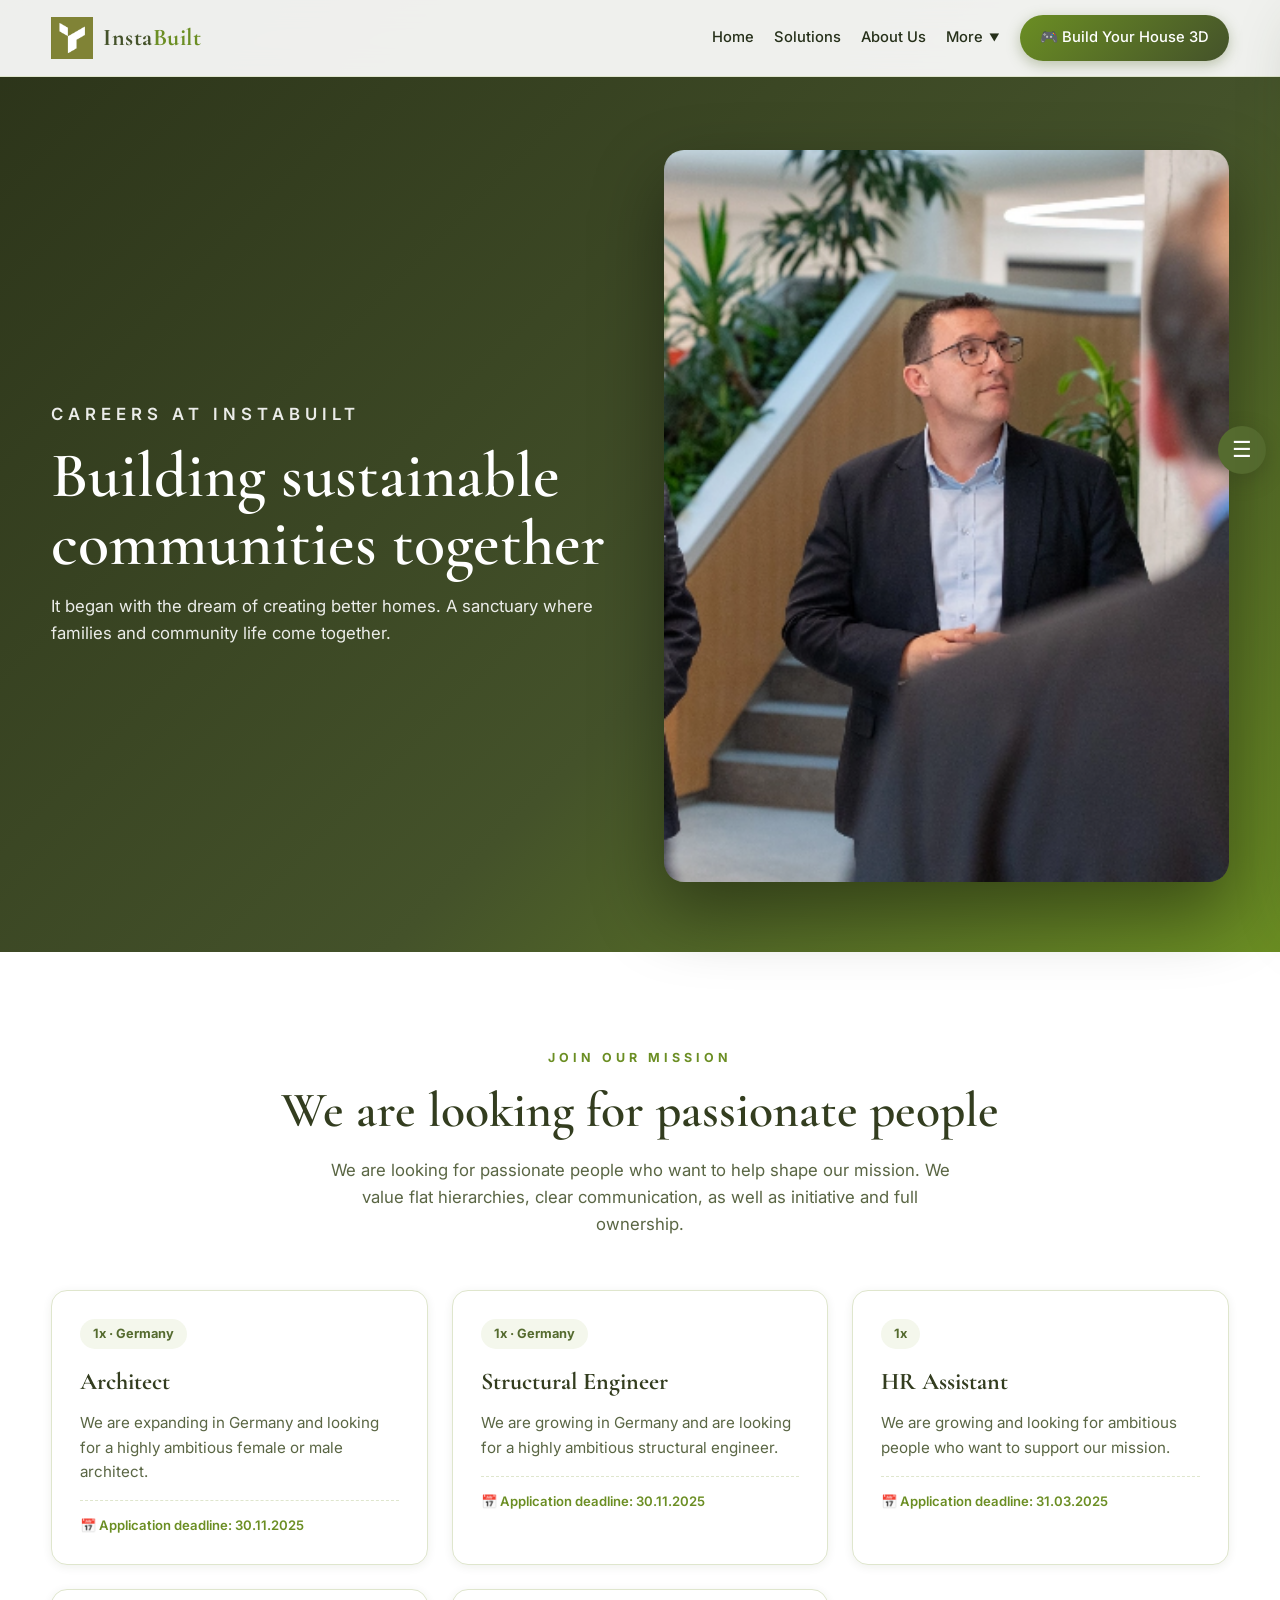
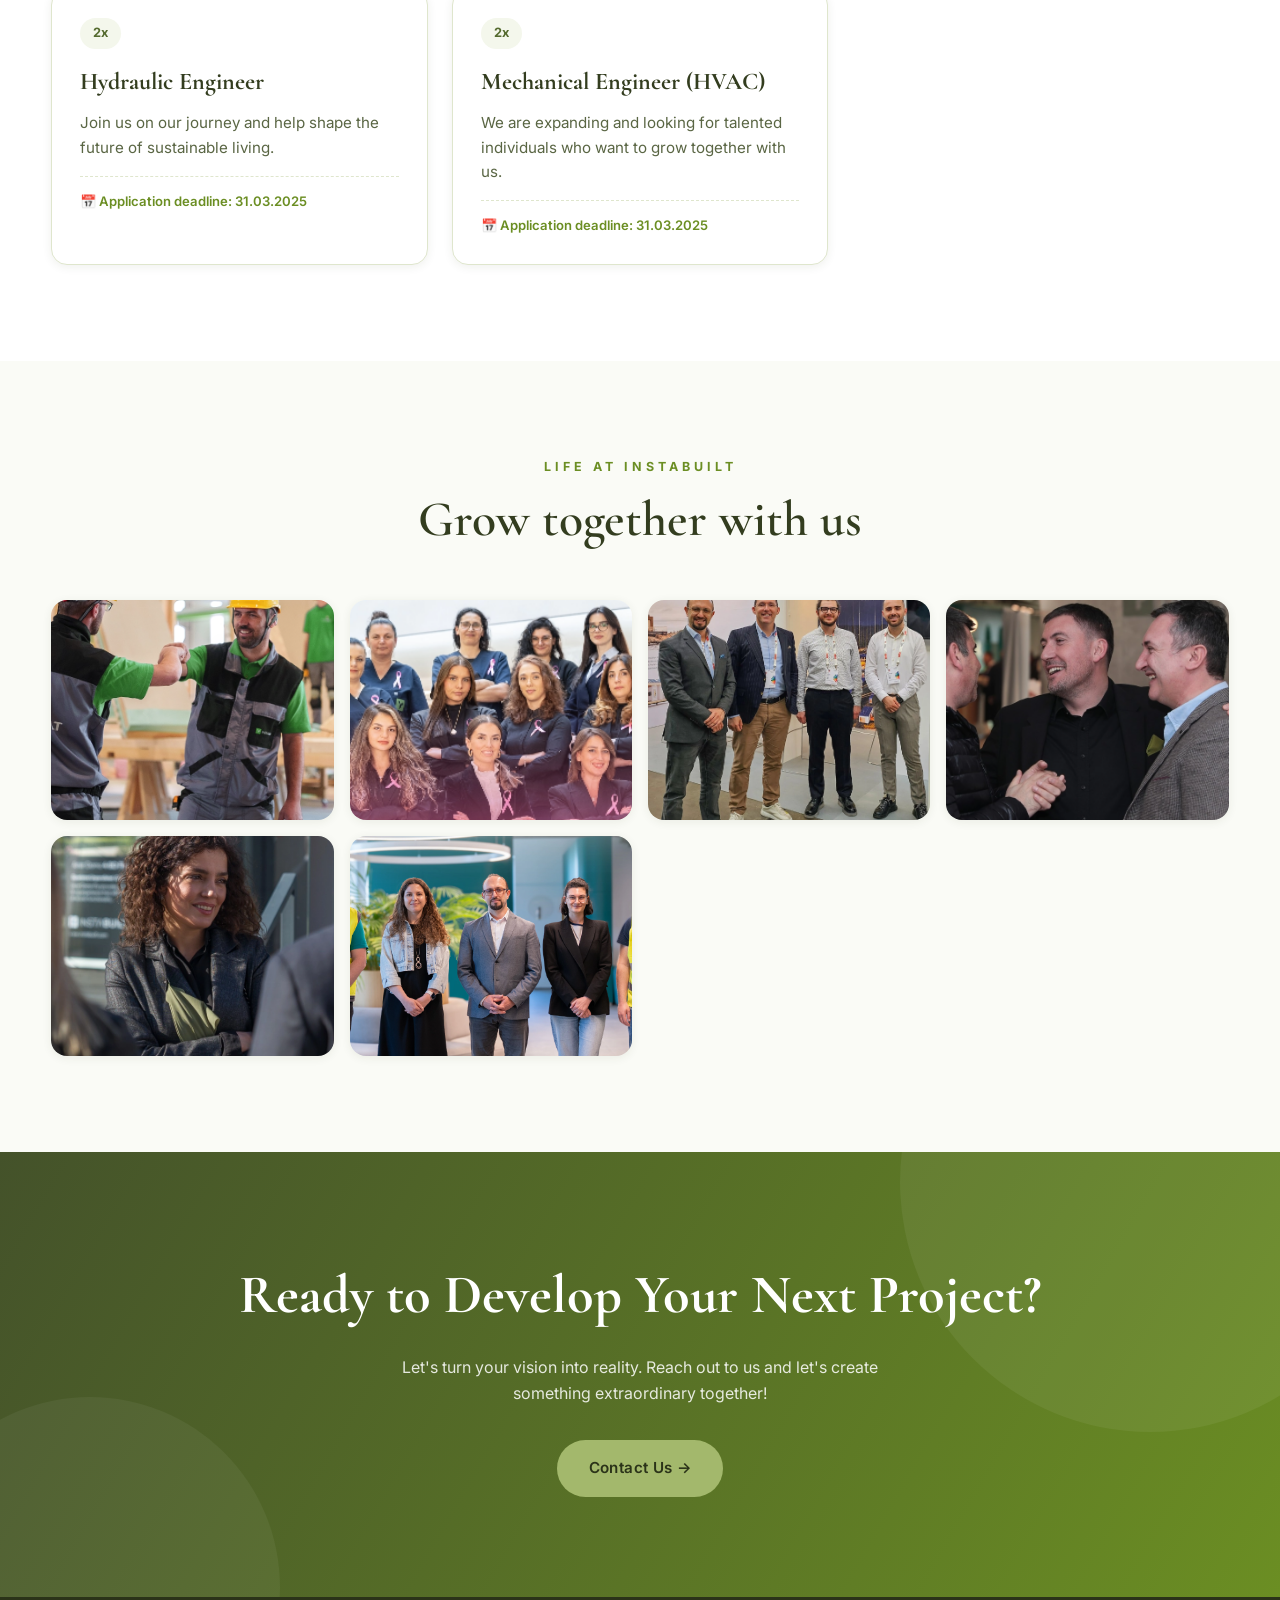
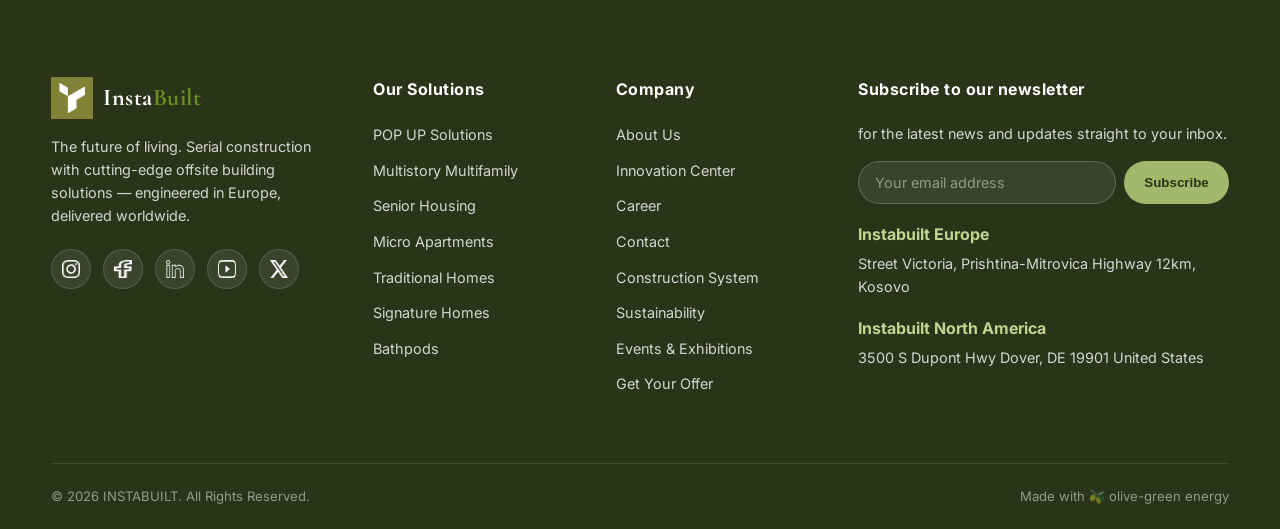
<file: career.html>
<!DOCTYPE html>
<html lang="en">
<head>
<meta charset="UTF-8">
<meta name="viewport" content="width=device-width, initial-scale=1.0">
<title>Career | InstaBuilt</title>
<meta name="description" content="Join InstaBuilt — build sustainable communities together. We're hiring architects, engineers and more.">
<link rel="icon" type="image/png" href="images/instabuilt-thumbnail.png">
<link rel="preconnect" href="https://fonts.googleapis.com">
<link rel="preconnect" href="https://fonts.gstatic.com" crossorigin>
<link href="https://fonts.googleapis.com/css2?family=Cormorant+Garamond:ital,wght@0,500;0,600;0,700;1,500&family=Inter:wght@400;500;600;700&display=swap" rel="stylesheet">
<link rel="stylesheet" href="css/style.css">
<link rel="stylesheet" href="css/pages.css">
</head>
<body>

<!-- ================= NAVBAR ================= -->
<header class="navbar">
  <div class="container nav-inner">
    <a href="index.html" class="logo">
      <img src="images/instabuilt-thumbnail.png" alt="InstaBuilt logo">
      <span>Insta<em>Built</em></span>
    </a>
    <nav>
      <ul class="nav-links" id="nav-links">
        <li><a href="index.html">Home</a></li>
        <li><a href="index.html#solutions">Solutions</a></li>
        <li><a href="index.html#about">About Us</a></li>
        <li class="dropdown">
          <a href="#">More <span class="caret">▼</span></a>
          <ul class="dropdown-menu">
            <li><a href="index.html#construction-system">🔩 Construction System</a></li>
            <li><a href="index.html#sustainability">🌱 Sustainability</a></li>
            <li><a href="index.html#videos">🎬 Videos</a></li>
            <li><a href="index.html#events">📅 Events &amp; Exhibitions</a></li>
            <li><a href="innovation-center.html">💡 Innovation Center</a></li>
            <li><a href="career.html">💼 Career</a></li>
            <li><a href="contact.html">📞 Contact</a></li>
          </ul>
        </li>
        <li><a href="game.html" class="nav-game">🎮 Build Your House 3D</a></li>
      </ul>
    </nav>
    <button class="hamburger" aria-label="Menu"><span></span><span></span><span></span></button>
  </div>
</header>

<!-- ================= PAGE HERO ================= -->
<section class="page-hero">
  <div class="container page-hero-inner">
    <div class="page-hero-text">
      <p class="page-hero-kicker">Careers at InstaBuilt</p>
      <h1>Building sustainable communities together</h1>
      <p>It began with the dream of creating better homes. A sanctuary where families and community life come together.</p>
    </div>
    <div class="page-hero-media">
      <img src="images/career/leadership-talk.png" alt="InstaBuilt team">
    </div>
  </div>
</section>

<!-- ================= JOIN OUR MISSION ================= -->
<section class="section">
  <div class="container">
    <div class="section-head center reveal">
      <p class="section-label">Join our mission</p>
      <h2 class="section-title">We are looking for passionate people</h2>
      <p class="section-sub">We are looking for passionate people who want to help shape our mission. We value flat hierarchies, clear communication, as well as initiative and full ownership.</p>
    </div>

    <div class="jobs-grid">
      <article class="job-card reveal">
        <span class="job-count">1x · Germany</span>
        <h3>Architect</h3>
        <p>We are expanding in Germany and looking for a highly ambitious female or male architect.</p>
        <div class="job-deadline">📅 Application deadline: 30.11.2025</div>
      </article>
      <article class="job-card reveal reveal-d1">
        <span class="job-count">1x · Germany</span>
        <h3>Structural Engineer</h3>
        <p>We are growing in Germany and are looking for a highly ambitious structural engineer.</p>
        <div class="job-deadline">📅 Application deadline: 30.11.2025</div>
      </article>
      <article class="job-card reveal reveal-d2">
        <span class="job-count">1x</span>
        <h3>HR Assistant</h3>
        <p>We are growing and looking for ambitious people who want to support our mission.</p>
        <div class="job-deadline">📅 Application deadline: 31.03.2025</div>
      </article>
      <article class="job-card reveal">
        <span class="job-count">2x</span>
        <h3>Hydraulic Engineer</h3>
        <p>Join us on our journey and help shape the future of sustainable living.</p>
        <div class="job-deadline">📅 Application deadline: 31.03.2025</div>
      </article>
      <article class="job-card reveal reveal-d1">
        <span class="job-count">2x</span>
        <h3>Mechanical Engineer (HVAC)</h3>
        <p>We are expanding and looking for talented individuals who want to grow together with us.</p>
        <div class="job-deadline">📅 Application deadline: 31.03.2025</div>
      </article>
    </div>
  </div>
</section>

<!-- ================= LIFE AT INSTABUILT ================= -->
<section class="section" style="background:var(--cream);">
  <div class="container">
    <div class="section-head center reveal">
      <p class="section-label">Life at InstaBuilt</p>
      <h2 class="section-title">Grow together with us</h2>
    </div>
    <div class="career-gallery">
      <img src="images/career/construction-collaboration.png" alt="Construction collaboration" loading="lazy">
      <img src="images/career/Cherry-communities-women-team.png" alt="Cherry Communities women team" loading="lazy">
      <img src="images/career/Cherry-communities-expo-team.png" alt="Cherry Communities expo team" loading="lazy">
      <img src="images/career/cherry-communities-networking.png" alt="Networking" loading="lazy">
      <img src="images/career/Cherry-communities-visits.png" alt="Site visits" loading="lazy">
      <img src="images/career/office-and-site-team.png" alt="Office and site team" loading="lazy">
    </div>
  </div>
</section>

<!-- ================= CTA ================= -->
<section class="cta" id="contact">
  <div class="container">
    <h2 class="reveal">Ready to Develop Your Next Project?</h2>
    <p class="reveal reveal-d1">Let's turn your vision into reality. Reach out to us and let's create something extraordinary together!</p>
    <a href="contact.html" class="btn btn-light reveal reveal-d2">Contact Us →</a>
  </div>
</section>

<!-- ================= FOOTER ================= -->
<footer class="footer">
  <div class="container">
    <div class="footer-grid">
      <div>
        <a href="index.html" class="logo">
          <img src="images/instabuilt-thumbnail.png" alt="InstaBuilt logo">
          <span>Insta<em>Built</em></span>
        </a>
        <p style="margin-top:16px;">The future of living. Serial construction with cutting-edge offsite building solutions — engineered in Europe, delivered worldwide.</p>
        <div class="socials">
          <a href="https://www.instagram.com/" target="_blank" rel="noopener" aria-label="Instagram"><img src="images/footer/social/instagram.png" alt="Instagram"></a>
          <a href="https://www.facebook.com/" target="_blank" rel="noopener" aria-label="Facebook"><img src="images/footer/social/facebook.png" alt="Facebook"></a>
          <a href="https://www.linkedin.com/" target="_blank" rel="noopener" aria-label="LinkedIn"><img src="images/footer/social/linkedin.png" alt="LinkedIn"></a>
          <a href="https://www.youtube.com/" target="_blank" rel="noopener" aria-label="YouTube"><img src="images/footer/social/youtube.png" alt="YouTube"></a>
          <a href="https://x.com/" target="_blank" rel="noopener" aria-label="X"><img src="images/footer/social/x.png" alt="X"></a>
        </div>
      </div>
      <div>
        <h4>Our Solutions</h4>
        <ul class="footer-links">
          <li><a href="index.html#solutions">POP UP Solutions</a></li>
          <li><a href="index.html#solutions">Multistory Multifamily</a></li>
          <li><a href="index.html#solutions">Senior Housing</a></li>
          <li><a href="index.html#solutions">Micro Apartments</a></li>
          <li><a href="index.html#solutions">Traditional Homes</a></li>
          <li><a href="index.html#solutions">Signature Homes</a></li>
          <li><a href="index.html#solutions">Bathpods</a></li>
        </ul>
      </div>
      <div>
        <h4>Company</h4>
        <ul class="footer-links">
          <li><a href="index.html#about">About Us</a></li>
          <li><a href="innovation-center.html">Innovation Center</a></li>
          <li><a href="career.html">Career</a></li>
          <li><a href="contact.html">Contact</a></li>
          <li><a href="index.html#construction-system">Construction System</a></li>
          <li><a href="index.html#sustainability">Sustainability</a></li>
          <li><a href="index.html#events">Events &amp; Exhibitions</a></li>
          <li><a href="index.html#contact">Get Your Offer</a></li>
        </ul>
      </div>
      <div>
        <h4>Subscribe to our newsletter</h4>
        <p>for the latest news and updates straight to your inbox.</p>
        <form class="newsletter" onsubmit="event.preventDefault(); this.querySelector('button').textContent='✓ Subscribed!';">
          <input type="email" placeholder="Your email address" required>
          <button type="submit">Subscribe</button>
        </form>
        <div class="footer-addr">
          <b>Instabuilt Europe</b>
          <p>Street Victoria, Prishtina-Mitrovica Highway 12km, Kosovo</p>
        </div>
        <div class="footer-addr">
          <b>Instabuilt North America</b>
          <p>3500 S Dupont Hwy Dover, DE 19901 United States</p>
        </div>
      </div>
    </div>
    <div class="footer-bottom">
      <span>© 2026 INSTABUILT. All Rights Reserved.</span>
      <span>Made with 🫒 olive-green energy</span>
    </div>
  </div>
</footer>

<!-- ================= FLOATING PAGES MENU ================= -->
<div class="side-nav-backdrop" id="side-nav-backdrop"></div>
<button class="side-nav-toggle" id="side-nav-toggle" aria-label="Open pages menu">
  <span class="menu-ico">☰</span>
</button>
<nav class="side-nav-panel" id="side-nav-panel" aria-label="Pages">
  <button class="side-nav-close" id="side-nav-close" aria-label="Close menu">✕</button>
  <div class="side-nav-title">Pages</div>
  <a href="index.html">🏠 Home</a>
  <a href="index.html#solutions">🏗️ Solutions</a>
  <a href="index.html#construction-system">🔩 Construction System</a>
  <a href="index.html#sustainability">🌱 Sustainability</a>
  <a href="index.html#videos">🎬 Videos</a>
  <a href="index.html#about">👥 About Us</a>
  <a href="index.html#events">📅 Events &amp; Exhibitions</a>
  <a href="innovation-center.html">💡 Innovation Center</a>
  <a href="career.html">💼 Career</a>
  <a href="contact.html">📞 Contact</a>
  <a href="index.html#contact">📝 Get Your Offer</a>
  <a href="game.html">🎮 Build Your House 3D</a>
</nav>

<script src="js/side-nav.js"></script>
<script src="js/pages.js"></script>
</body>
</html>
</file>
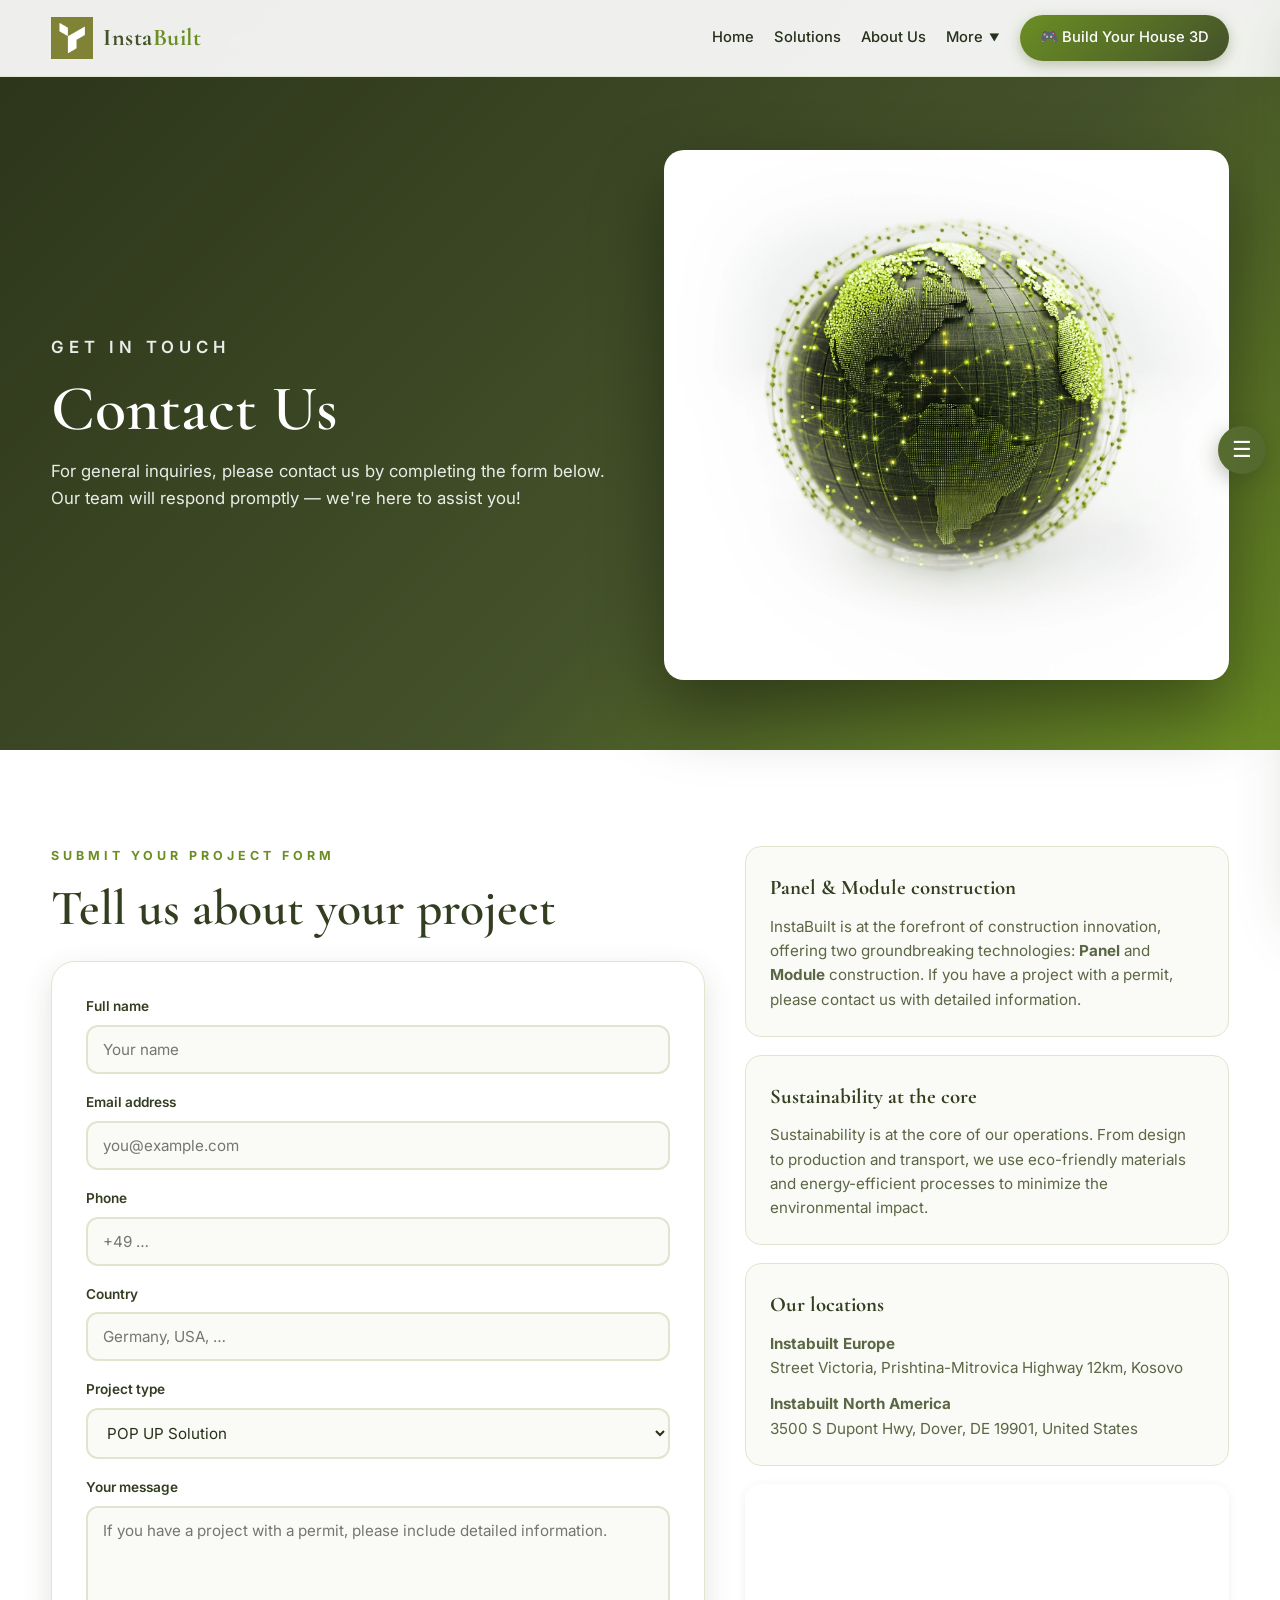
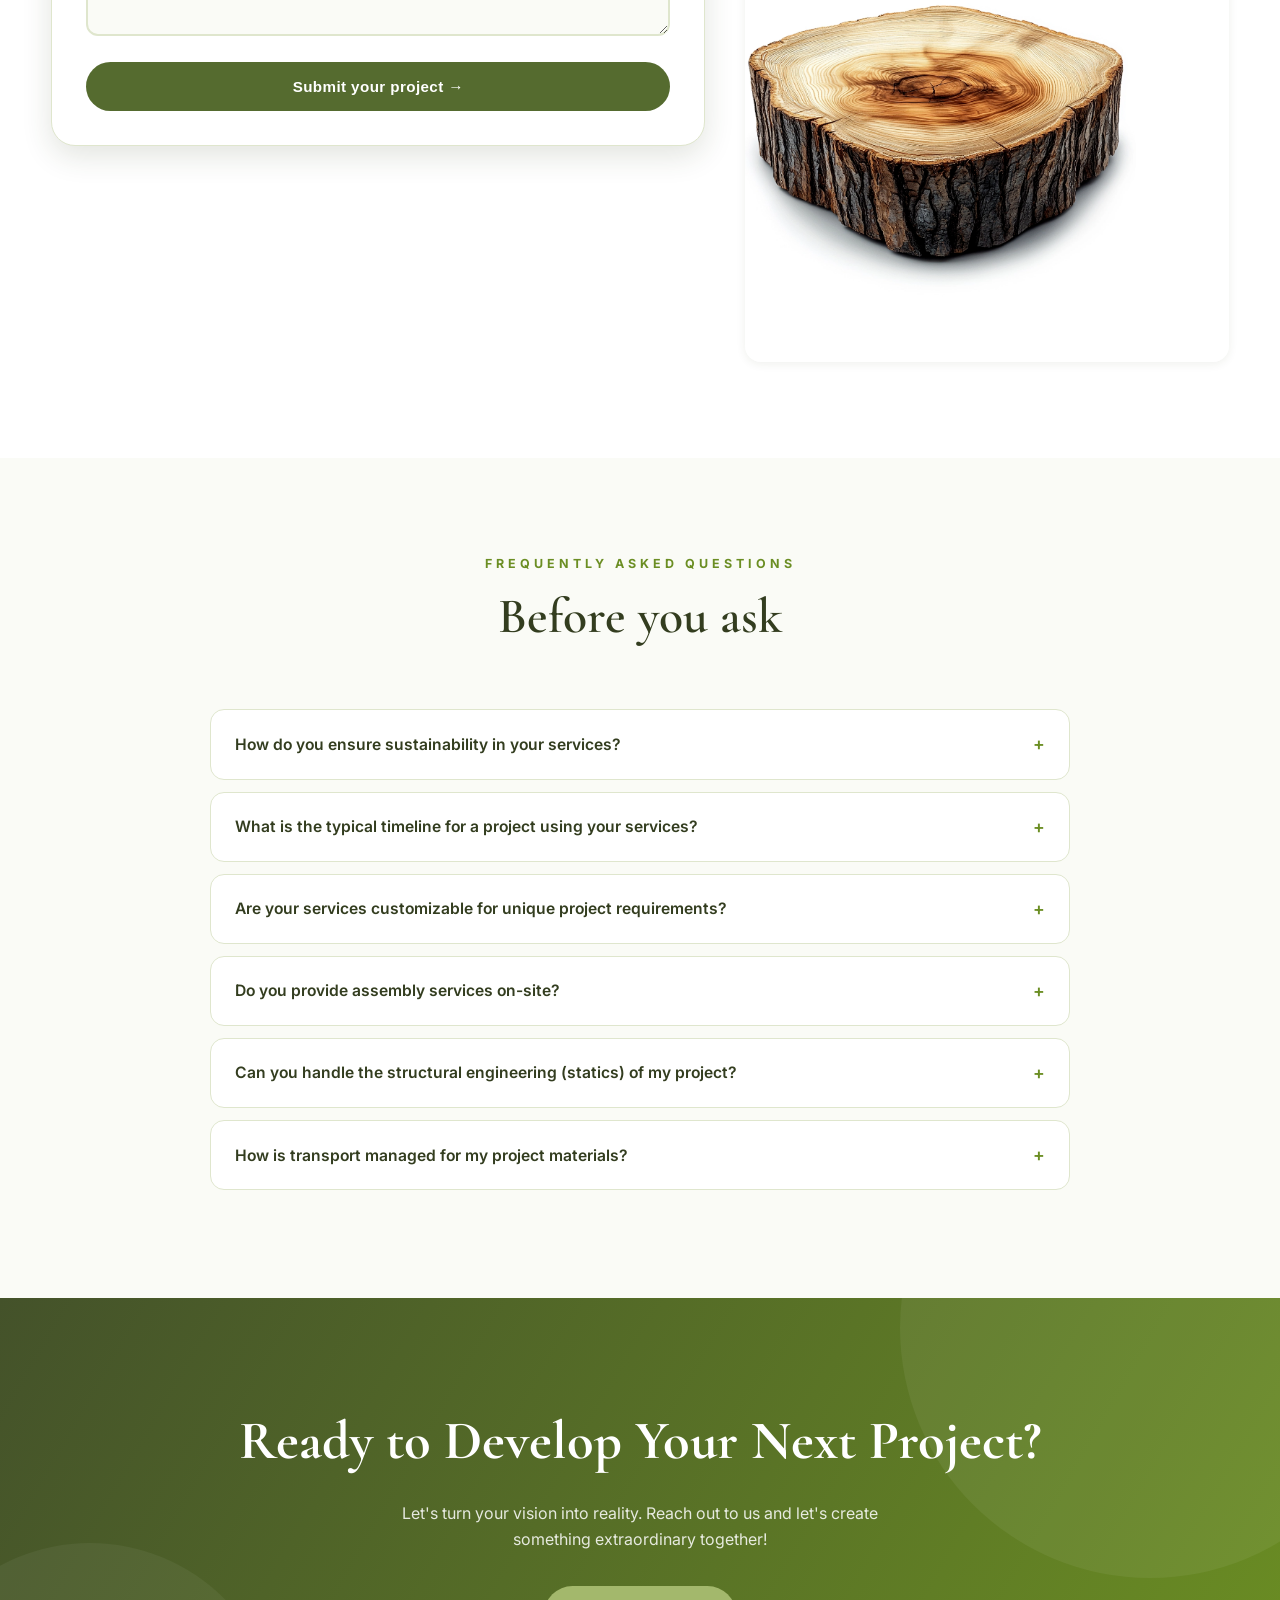
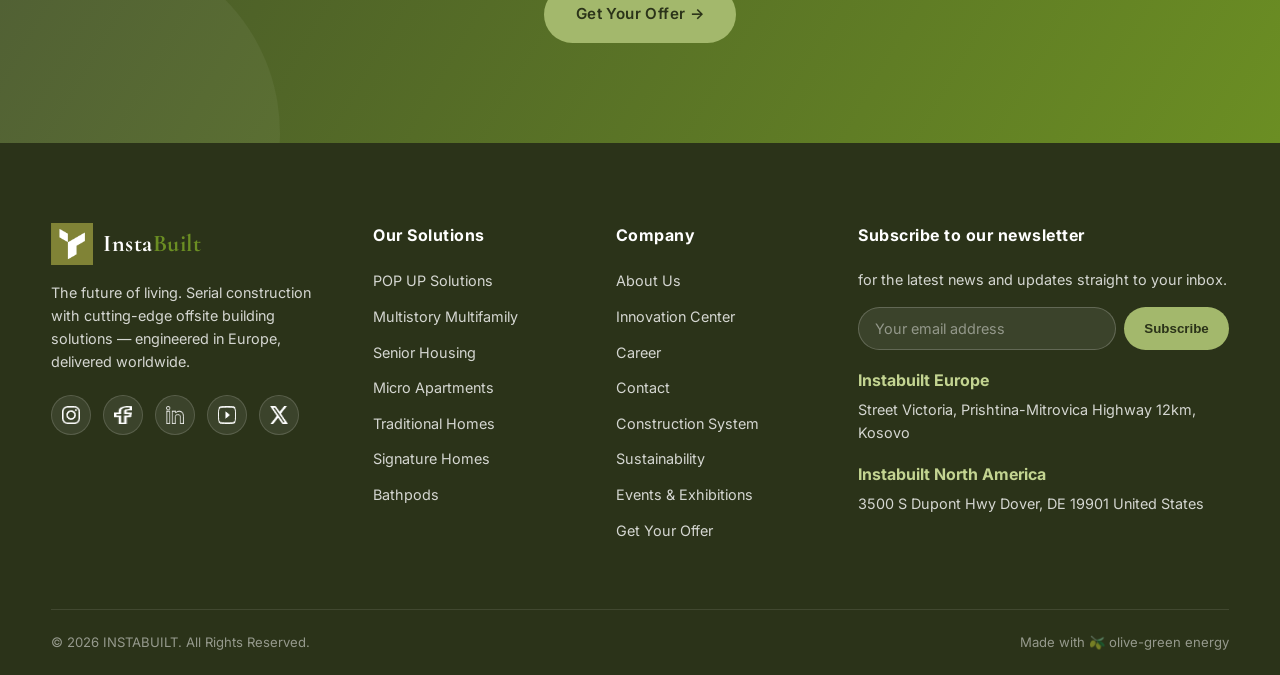
<file: contact.html>
<!DOCTYPE html>
<html lang="en">
<head>
<meta charset="UTF-8">
<meta name="viewport" content="width=device-width, initial-scale=1.0">
<title>Contact Us | InstaBuilt</title>
<meta name="description" content="Contact InstaBuilt — submit your project form. For general inquiries, complete the form below and our team will respond promptly.">
<link rel="icon" type="image/png" href="images/instabuilt-thumbnail.png">
<link rel="preconnect" href="https://fonts.googleapis.com">
<link rel="preconnect" href="https://fonts.gstatic.com" crossorigin>
<link href="https://fonts.googleapis.com/css2?family=Cormorant+Garamond:ital,wght@0,500;0,600;0,700;1,500&family=Inter:wght@400;500;600;700&display=swap" rel="stylesheet">
<link rel="stylesheet" href="css/style.css">
<link rel="stylesheet" href="css/pages.css">
</head>
<body>

<!-- ================= NAVBAR ================= -->
<header class="navbar">
  <div class="container nav-inner">
    <a href="index.html" class="logo">
      <img src="images/instabuilt-thumbnail.png" alt="InstaBuilt logo">
      <span>Insta<em>Built</em></span>
    </a>
    <nav>
      <ul class="nav-links" id="nav-links">
        <li><a href="index.html">Home</a></li>
        <li><a href="index.html#solutions">Solutions</a></li>
        <li><a href="index.html#about">About Us</a></li>
        <li class="dropdown">
          <a href="#">More <span class="caret">▼</span></a>
          <ul class="dropdown-menu">
            <li><a href="index.html#construction-system">🔩 Construction System</a></li>
            <li><a href="index.html#sustainability">🌱 Sustainability</a></li>
            <li><a href="index.html#videos">🎬 Videos</a></li>
            <li><a href="index.html#events">📅 Events &amp; Exhibitions</a></li>
            <li><a href="innovation-center.html">💡 Innovation Center</a></li>
            <li><a href="career.html">💼 Career</a></li>
            <li><a href="contact.html">📞 Contact</a></li>
          </ul>
        </li>
        <li><a href="game.html" class="nav-game">🎮 Build Your House 3D</a></li>
      </ul>
    </nav>
    <button class="hamburger" aria-label="Menu"><span></span><span></span><span></span></button>
  </div>
</header>

<!-- ================= PAGE HERO ================= -->
<section class="page-hero">
  <div class="container page-hero-inner">
    <div class="page-hero-text">
      <p class="page-hero-kicker">Get in touch</p>
      <h1>Contact Us</h1>
      <p>For general inquiries, please contact us by completing the form below. Our team will respond promptly — we're here to assist you!</p>
    </div>
    <div class="page-hero-media">
      <img src="images/contact/Contact.png" alt="Contact InstaBuilt">
    </div>
  </div>
</section>

<!-- ================= FORM + INFO ================= -->
<section class="section">
  <div class="container">
    <div class="contact-layout">

      <div class="reveal">
        <div class="section-head" style="margin-bottom:24px;">
          <p class="section-label">Submit your project form</p>
          <h2 class="section-title">Tell us about your project</h2>
        </div>
        <form class="contact-form" onsubmit="event.preventDefault(); this.querySelector('button').textContent='✓ Sent! We will get back to you.';">
          <div class="field">
            <label for="f-name">Full name</label>
            <input id="f-name" type="text" placeholder="Your name" required>
          </div>
          <div class="field">
            <label for="f-email">Email address</label>
            <input id="f-email" type="email" placeholder="you@example.com" required>
          </div>
          <div class="field">
            <label for="f-phone">Phone</label>
            <input id="f-phone" type="tel" placeholder="+49 …">
          </div>
          <div class="field">
            <label for="f-country">Country</label>
            <input id="f-country" type="text" placeholder="Germany, USA, …">
          </div>
          <div class="field">
            <label for="f-type">Project type</label>
            <select id="f-type">
              <option>POP UP Solution</option>
              <option>Multistory Multifamily</option>
              <option>Senior Housing</option>
              <option>Micro Apartments</option>
              <option>Traditional Home</option>
              <option>Signature Home</option>
              <option>Bathpods</option>
              <option>Other</option>
            </select>
          </div>
          <div class="field">
            <label for="f-msg">Your message</label>
            <textarea id="f-msg" placeholder="If you have a project with a permit, please include detailed information."></textarea>
          </div>
          <button type="submit" class="btn btn-primary" style="width:100%;justify-content:center;">Submit your project →</button>
        </form>
      </div>

      <div class="reveal reveal-d1">
        <div class="info-card">
          <h3>Panel &amp; Module construction</h3>
          <p>InstaBuilt is at the forefront of construction innovation, offering two groundbreaking technologies: <b>Panel</b> and <b>Module</b> construction. If you have a project with a permit, please contact us with detailed information.</p>
        </div>
        <div class="info-card">
          <h3>Sustainability at the core</h3>
          <p>Sustainability is at the core of our operations. From design to production and transport, we use eco-friendly materials and energy-efficient processes to minimize the environmental impact.</p>
        </div>
        <div class="info-card">
          <h3>Our locations</h3>
          <p><b>Instabuilt Europe</b><br>Street Victoria, Prishtina-Mitrovica Highway 12km, Kosovo</p>
          <p style="margin-top:12px;"><b>Instabuilt North America</b><br>3500 S Dupont Hwy, Dover, DE 19901, United States</p>
        </div>
        <img src="images/contact/instabuilt_CLT_wood.png" alt="InstaBuilt CLT wood" style="border-radius:var(--radius);box-shadow:var(--shadow-sm);" loading="lazy">
      </div>

    </div>
  </div>
</section>

<!-- ================= FAQ ================= -->
<section class="section" style="background:var(--cream);">
  <div class="container">
    <div class="section-head center reveal">
      <p class="section-label">Frequently Asked Questions</p>
      <h2 class="section-title">Before you ask</h2>
    </div>
    <div class="faq-wrap">
      <div class="faq-item reveal">
        <div class="faq-q">How do you ensure sustainability in your services? <span class="faq-icon">+</span></div>
        <div class="faq-a"><div class="faq-a-inner">Sustainability is at the core of our operations. From design to production and transport, we use eco-friendly materials and energy-efficient processes to minimize the environmental impact.</div></div>
      </div>
      <div class="faq-item reveal">
        <div class="faq-q">What is the typical timeline for a project using your services? <span class="faq-icon">+</span></div>
        <div class="faq-a"><div class="faq-a-inner">Thanks to offsite serial construction, most homes are produced in the factory and assembled on site in days — a POP UP in 1–2 days, a traditional home in just 1 day. Full projects are typically delivered within weeks instead of months.</div></div>
      </div>
      <div class="faq-item reveal">
        <div class="faq-q">Are your services customizable for unique project requirements? <span class="faq-icon">+</span></div>
        <div class="faq-a"><div class="faq-a-inner">Yes. Every home is planned digitally in 3D and adapted to your land, climate and needs — from 28 m² POP UP units to multistory multifamily buildings and fully bespoke Signature Homes.</div></div>
      </div>
      <div class="faq-item reveal">
        <div class="faq-q">Do you provide assembly services on-site? <span class="faq-icon">+</span></div>
        <div class="faq-a"><div class="faq-a-inner">Yes. Our experienced teams assemble the components on site with precision and speed — with no wet trades, minimal noise and almost no waste.</div></div>
      </div>
      <div class="faq-item reveal">
        <div class="faq-q">Can you handle the structural engineering (statics) of my project? <span class="faq-icon">+</span></div>
        <div class="faq-a"><div class="faq-a-inner">Yes. We provide full structural engineering (statics), earthquake-resistant and fire-resistant structures, and certified materials from Germany, Austria &amp; Switzerland.</div></div>
      </div>
      <div class="faq-item reveal">
        <div class="faq-q">How is transport managed for my project materials? <span class="faq-icon">+</span></div>
        <div class="faq-a"><div class="faq-a-inner">Efficient and sustainable transport solutions ensure safe, on-schedule delivery of every component to your project location — engineered to comply with transport regulations worldwide.</div></div>
      </div>
    </div>
  </div>
</section>

<!-- ================= CTA ================= -->
<section class="cta" id="contact">
  <div class="container">
    <h2 class="reveal">Ready to Develop Your Next Project?</h2>
    <p class="reveal reveal-d1">Let's turn your vision into reality. Reach out to us and let's create something extraordinary together!</p>
    <a href="index.html#contact" class="btn btn-light reveal reveal-d2">Get Your Offer →</a>
  </div>
</section>

<!-- ================= FOOTER ================= -->
<footer class="footer">
  <div class="container">
    <div class="footer-grid">
      <div>
        <a href="index.html" class="logo">
          <img src="images/instabuilt-thumbnail.png" alt="InstaBuilt logo">
          <span>Insta<em>Built</em></span>
        </a>
        <p style="margin-top:16px;">The future of living. Serial construction with cutting-edge offsite building solutions — engineered in Europe, delivered worldwide.</p>
        <div class="socials">
          <a href="https://www.instagram.com/" target="_blank" rel="noopener" aria-label="Instagram"><img src="images/footer/social/instagram.png" alt="Instagram"></a>
          <a href="https://www.facebook.com/" target="_blank" rel="noopener" aria-label="Facebook"><img src="images/footer/social/facebook.png" alt="Facebook"></a>
          <a href="https://www.linkedin.com/" target="_blank" rel="noopener" aria-label="LinkedIn"><img src="images/footer/social/linkedin.png" alt="LinkedIn"></a>
          <a href="https://www.youtube.com/" target="_blank" rel="noopener" aria-label="YouTube"><img src="images/footer/social/youtube.png" alt="YouTube"></a>
          <a href="https://x.com/" target="_blank" rel="noopener" aria-label="X"><img src="images/footer/social/x.png" alt="X"></a>
        </div>
      </div>
      <div>
        <h4>Our Solutions</h4>
        <ul class="footer-links">
          <li><a href="index.html#solutions">POP UP Solutions</a></li>
          <li><a href="index.html#solutions">Multistory Multifamily</a></li>
          <li><a href="index.html#solutions">Senior Housing</a></li>
          <li><a href="index.html#solutions">Micro Apartments</a></li>
          <li><a href="index.html#solutions">Traditional Homes</a></li>
          <li><a href="index.html#solutions">Signature Homes</a></li>
          <li><a href="index.html#solutions">Bathpods</a></li>
        </ul>
      </div>
      <div>
        <h4>Company</h4>
        <ul class="footer-links">
          <li><a href="index.html#about">About Us</a></li>
          <li><a href="innovation-center.html">Innovation Center</a></li>
          <li><a href="career.html">Career</a></li>
          <li><a href="contact.html">Contact</a></li>
          <li><a href="index.html#construction-system">Construction System</a></li>
          <li><a href="index.html#sustainability">Sustainability</a></li>
          <li><a href="index.html#events">Events &amp; Exhibitions</a></li>
          <li><a href="index.html#contact">Get Your Offer</a></li>
        </ul>
      </div>
      <div>
        <h4>Subscribe to our newsletter</h4>
        <p>for the latest news and updates straight to your inbox.</p>
        <form class="newsletter" onsubmit="event.preventDefault(); this.querySelector('button').textContent='✓ Subscribed!';">
          <input type="email" placeholder="Your email address" required>
          <button type="submit">Subscribe</button>
        </form>
        <div class="footer-addr">
          <b>Instabuilt Europe</b>
          <p>Street Victoria, Prishtina-Mitrovica Highway 12km, Kosovo</p>
        </div>
        <div class="footer-addr">
          <b>Instabuilt North America</b>
          <p>3500 S Dupont Hwy Dover, DE 19901 United States</p>
        </div>
      </div>
    </div>
    <div class="footer-bottom">
      <span>© 2026 INSTABUILT. All Rights Reserved.</span>
      <span>Made with 🫒 olive-green energy</span>
    </div>
  </div>
</footer>

<!-- ================= FLOATING PAGES MENU ================= -->
<div class="side-nav-backdrop" id="side-nav-backdrop"></div>
<button class="side-nav-toggle" id="side-nav-toggle" aria-label="Open pages menu">
  <span class="menu-ico">☰</span>
</button>
<nav class="side-nav-panel" id="side-nav-panel" aria-label="Pages">
  <button class="side-nav-close" id="side-nav-close" aria-label="Close menu">✕</button>
  <div class="side-nav-title">Pages</div>
  <a href="index.html">🏠 Home</a>
  <a href="index.html#solutions">🏗️ Solutions</a>
  <a href="index.html#construction-system">🔩 Construction System</a>
  <a href="index.html#sustainability">🌱 Sustainability</a>
  <a href="index.html#videos">🎬 Videos</a>
  <a href="index.html#about">👥 About Us</a>
  <a href="index.html#events">📅 Events &amp; Exhibitions</a>
  <a href="innovation-center.html">💡 Innovation Center</a>
  <a href="career.html">💼 Career</a>
  <a href="contact.html">📞 Contact</a>
  <a href="index.html#contact">📝 Get Your Offer</a>
  <a href="game.html">🎮 Build Your House 3D</a>
</nav>

<script src="js/side-nav.js"></script>
<script src="js/pages.js"></script>
</body>
</html>
</file>
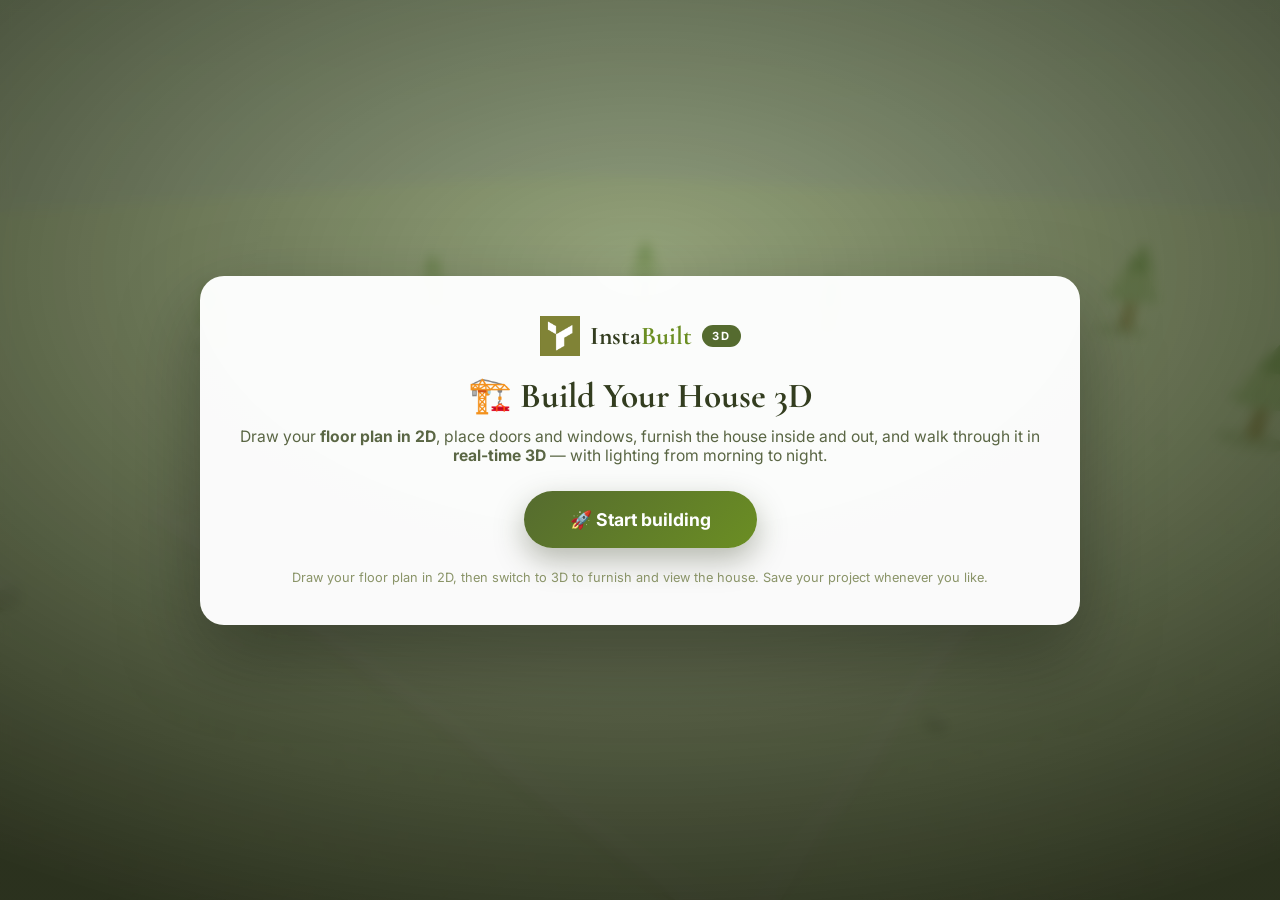
<file: game.html>
<!DOCTYPE html>
<html lang="sq">
<head>
<meta charset="UTF-8">
<meta name="viewport" content="width=device-width, initial-scale=1.0">
<title>InstaBuild — Build Your House 3D</title>
<link rel="icon" type="image/png" href="images/instabuilt-thumbnail.png">
<link rel="preconnect" href="https://fonts.googleapis.com">
<link rel="preconnect" href="https://fonts.gstatic.com" crossorigin>
<link href="https://fonts.googleapis.com/css2?family=Cormorant+Garamond:wght@600;700&family=Inter:wght@400;500;600;700&display=swap" rel="stylesheet">
<link rel="stylesheet" href="css/game.css">
</head>
<body>

<div id="game-wrap">
  <canvas id="game-canvas"></canvas>

  <!-- ============ START SCREEN ============ -->
  <div class="screen active" id="screen-start">
    <div class="screen-card">
      <div class="logo-row"><img src="images/instabuilt-thumbnail.png" alt="InstaBuilt"><span>Insta<em>Built</em></span> <b class="badge-3d">3D</b></div>
      <h1>🏗️ Build Your House 3D</h1>
      <p class="sub">Draw your <b>floor plan in 2D</b>, place doors and windows, furnish the house inside and out, and walk through it in <b>real-time 3D</b> — with lighting from morning to night.</p>
      <button class="btn-start" id="btn-start" type="button">🚀 Start building</button>
      <button class="btn-continue hidden" id="btn-continue" type="button">💾 Continue saved game</button>
      <p class="foot-note">Draw your floor plan in 2D, then switch to 3D to furnish and view the house. Save your project whenever you like.</p>
    </div>
  </div>

  <!-- ============ HUD ============ -->
  <div class="hud hidden" id="hud">
    <div class="hud-top">
      <div class="hud-left">
        <div class="hud-logo"><img src="images/instabuilt-thumbnail.png" alt=""><span>Insta<em>Built</em></span> <span class="hud-loc" id="hud-loc"></span></div>
        <div class="floor-bar" id="floor-bar"></div>
        <div class="daynight">
          <span class="daynight-label" id="daynight-label">☀️ Midday</span>
          <input type="range" id="time-slider" min="0" max="100" value="50">
        </div>
      </div>
      <div class="hud-btns">
        <button class="btn-game btn-ghost" id="btn-2d" type="button">📐 2D</button>
        <button class="btn-game btn-ghost" id="btn-inside" type="button">🚪 View inside</button>
        <button class="btn-game btn-ghost" id="btn-save" type="button">💾 Save</button>
        <button class="btn-game btn-ghost" id="btn-coop" type="button">👥 Co-op</button>
        <button class="btn-game btn-ghost" id="btn-restart" type="button">🔄 Start over</button>
      </div>
    </div>

    <div class="left-stack">
    <!-- Build panel (left) -->
    <div class="side-panel" id="panel-build">
      <div class="panel-title">🔨 Build</div>
      <div class="tabs" id="tool-tabs">
        <button class="tab active" data-tab="house" type="button">House</button>
        <button class="tab" data-tab="build" type="button">Build</button>
        <button class="tab" data-tab="furniture" type="button">Furniture</button>
        <button class="tab" data-tab="struct" type="button">Structure</button>
        <button class="tab" data-tab="outdoor" type="button">Outdoor</button>
      </div>
      <div class="tool-list" id="tool-list"></div>
      <div class="panel-hint" id="tool-hint">Click on the ground to place</div>
    </div>

    <!-- Style panel (left, below the build panel) -->
    <div class="side-panel" id="panel-style">
      <div class="panel-title">🎨 Style</div>

      <div class="resize-panel hidden" id="resize-panel">
        <div class="resize-title">📏 Resize wall</div>
        <div class="resize-row">
          <label>Width</label>
          <input type="range" id="resize-w" min="1" max="20" step="0.1" value="4">
          <span class="resize-val" id="resize-w-val">4.0 m</span>
        </div>
        <div class="resize-row">
          <label>Height</label>
          <input type="range" id="resize-h" min="1" max="6" step="0.1" value="2.7">
          <span class="resize-val" id="resize-h-val">2.7 m</span>
        </div>
      </div>

      <div class="style-row">
        <div class="style-col">
          <canvas id="colorwheel" width="160" height="160"></canvas>
          <div class="value-row">
            <span>Brightness</span>
            <input type="range" id="value-slider" min="0" max="100" value="100">
          </div>
          <div class="swatch-row">
            <div class="swatch" id="current-swatch"></div>
            <input type="color" id="color-input" value="#e8e4d8">
          </div>
        </div>
        <div class="style-col">
          <div class="style-label">Material</div>
          <div class="material-list" id="material-list"></div>
        </div>
      </div>
      <div class="transform-actions">
        <button class="btn-game btn-ghost small" id="btn-move" type="button">✋ Move</button>
        <button class="btn-game btn-ghost small" id="btn-paint" type="button">🖌️ Paint</button>
        <button class="btn-game btn-ghost small" id="btn-delete" type="button">🗑️ Delete</button>
        <button class="btn-game btn-ghost small" id="btn-resize" type="button">📏 Resize</button>
        <button class="btn-game btn-ghost small" id="btn-snap" type="button">📏 Snap</button>
      </div>
      <div class="rot-row">
        <button class="btn-game btn-ghost small" id="btn-rot-ccw" type="button">↺</button>
        <span class="rot-label">Rotation</span>
        <button class="btn-game btn-ghost small" id="btn-rot-cw" type="button">↻</button>
        <button class="btn-game btn-ghost small" id="btn-rot-90" type="button">90°</button>
      </div>
      <div class="undo-row">
        <button class="btn-game btn-ghost small" id="btn-undo" type="button">↩️ Undo</button>
        <button class="btn-game btn-ghost small" id="btn-redo" type="button">↪️ Redo</button>
      </div>
    </div>
    </div>

    <div class="hud-bottom">
      <div class="hud-tip">📐 Draw your floor plan in <b>2D</b>: click & drag for walls · <b>Q/E</b> rrotullim · <b>R</b> 90° · <b>📏 Resize</b> = click a wall and enlarge it width/height · switch to <b>3D</b> me 📐2D · Inside: WASD</div>
      <div class="toast" id="toast"></div>
    </div>
  </div>

  <div class="inside-hint hidden" id="inside-hint">🚶 You are inside the house! Move with <b>WASD</b>, look with the mouse, <b>Shift</b> = run · <b>W/S</b> on stairs = up/down</div>

  <!-- ============ GUIDE (Nino) — 2D, top-right ============ -->
  <div class="guide-2d hidden" id="guide-2d">
    <div class="guide-2d-bubble" id="guide-bubble"></div>
    <img src="images/nino.png" alt="Nino — the guide" class="guide-2d-avatar">
  </div>

  <!-- ============ CO-OP MODAL ============ -->
  <div class="modal hidden" id="coop-modal">
    <div class="modal-card">
      <button class="btn-back" id="btn-coop-close" type="button">✕</button>
      <h2>👥 Build together (Co-op)</h2>
      <p class="sub">Up to 4 players online, in the same house.</p>
      <button class="btn-game btn-primary" id="btn-host" type="button">🏠 Create room</button>
      <div class="coop-room hidden" id="coop-room">
        <div class="coop-code-label">Room code — share it with friends:</div>
        <div class="coop-code" id="coop-code-display">—</div>
        <div class="coop-peers" id="coop-peers">Players: 1</div>
      </div>
      <div class="coop-divider">or</div>
      <div class="coop-join-row">
        <input type="text" id="coop-code" placeholder="Room code" maxlength="12">
        <button class="btn-game btn-ghost" id="btn-join" type="button">🔗 Join</button>
      </div>
      <div class="coop-status" id="coop-status">Not connected.</div>
    </div>
  </div>
</div>

<script src="js/vendor/three.min.js"></script>
<script src="js/vendor/OrbitControls.js"></script>
<script src="js/vendor/peerjs.min.js"></script>
<script src="js/game.js"></script>
</body>
</html>
</file>
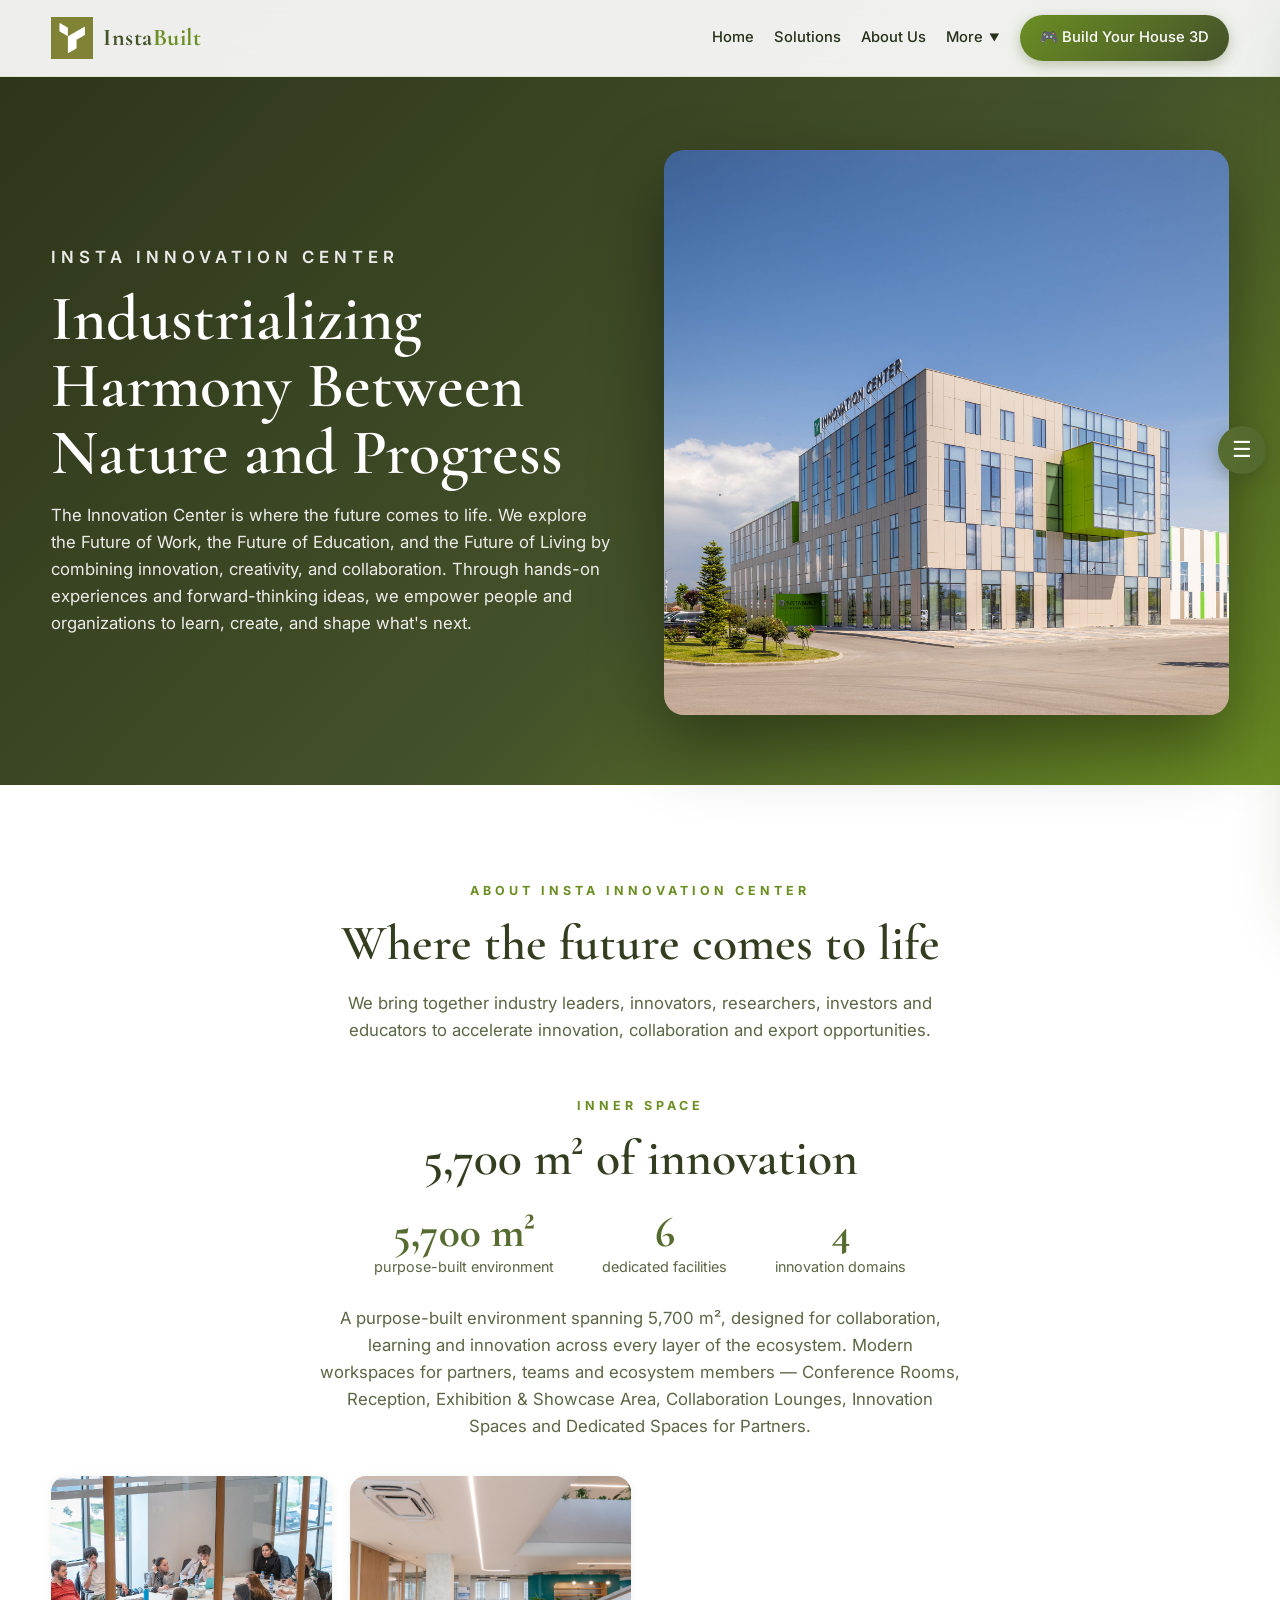
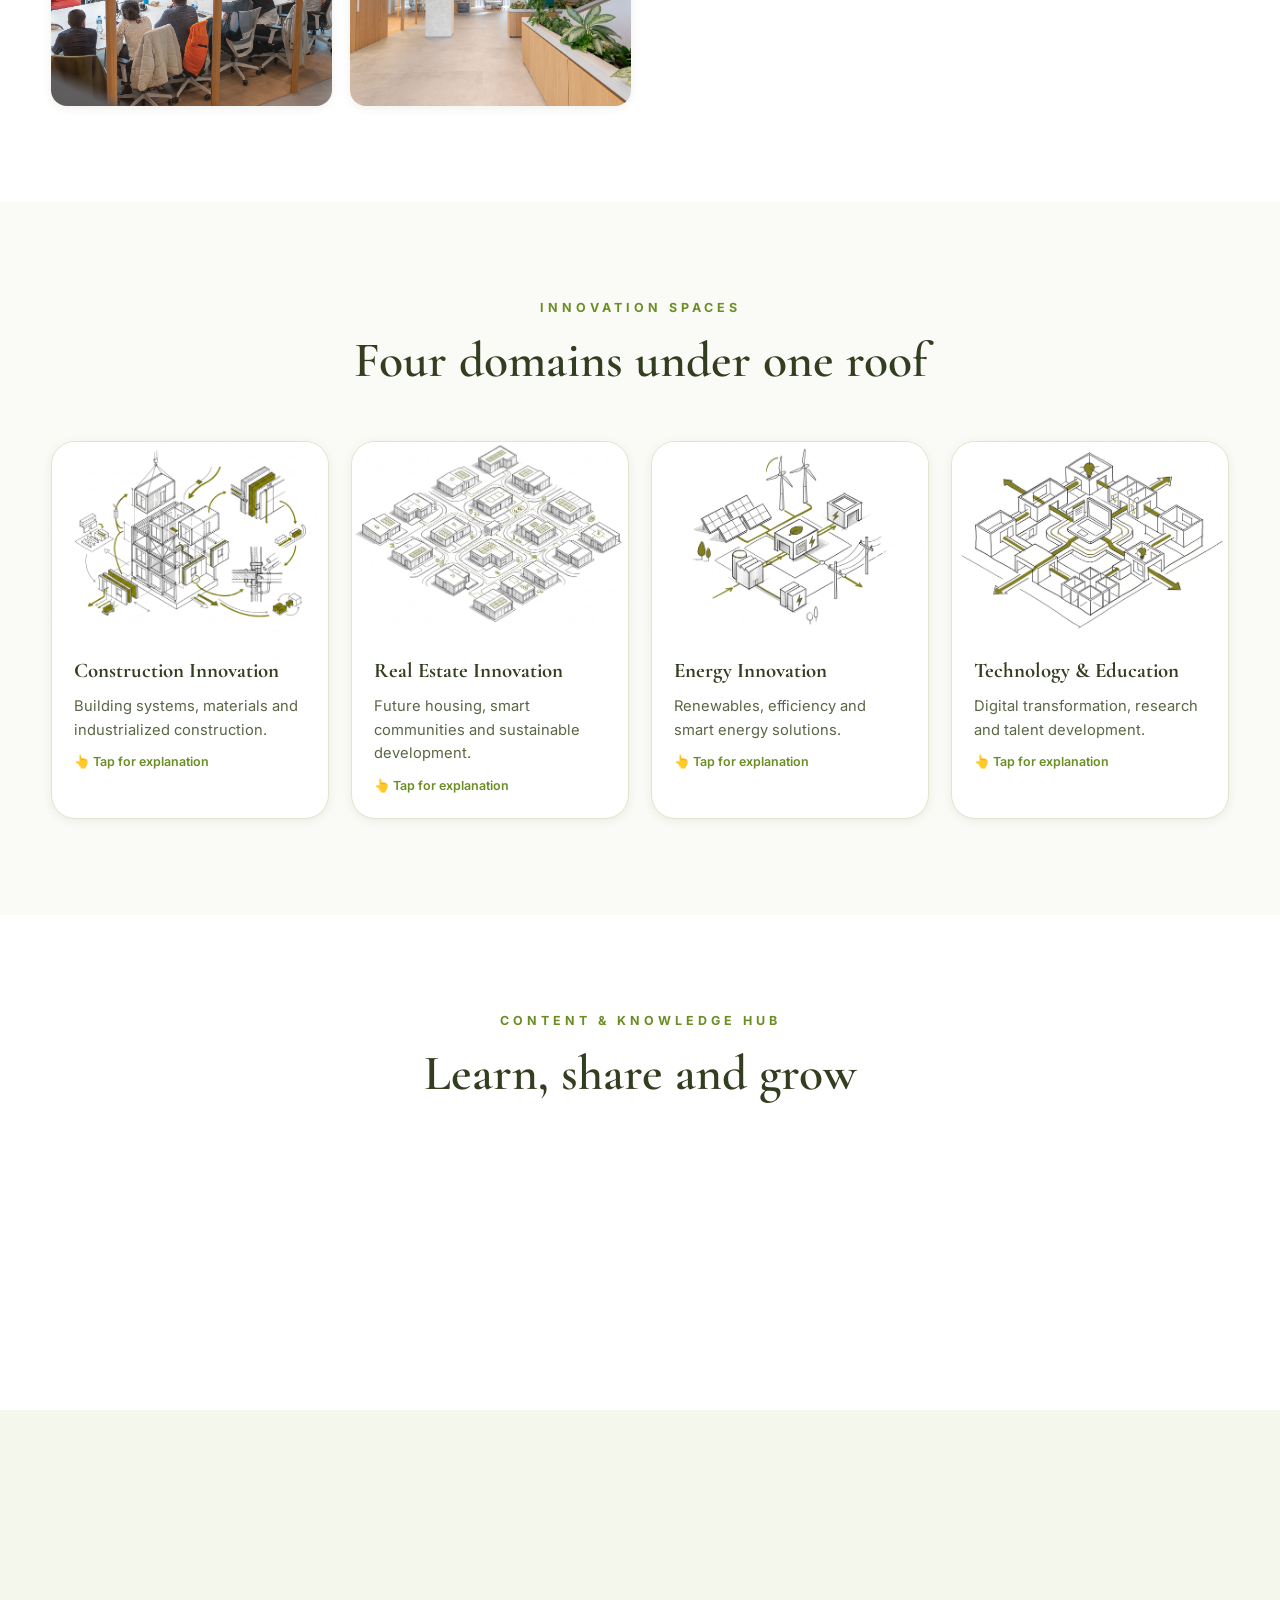
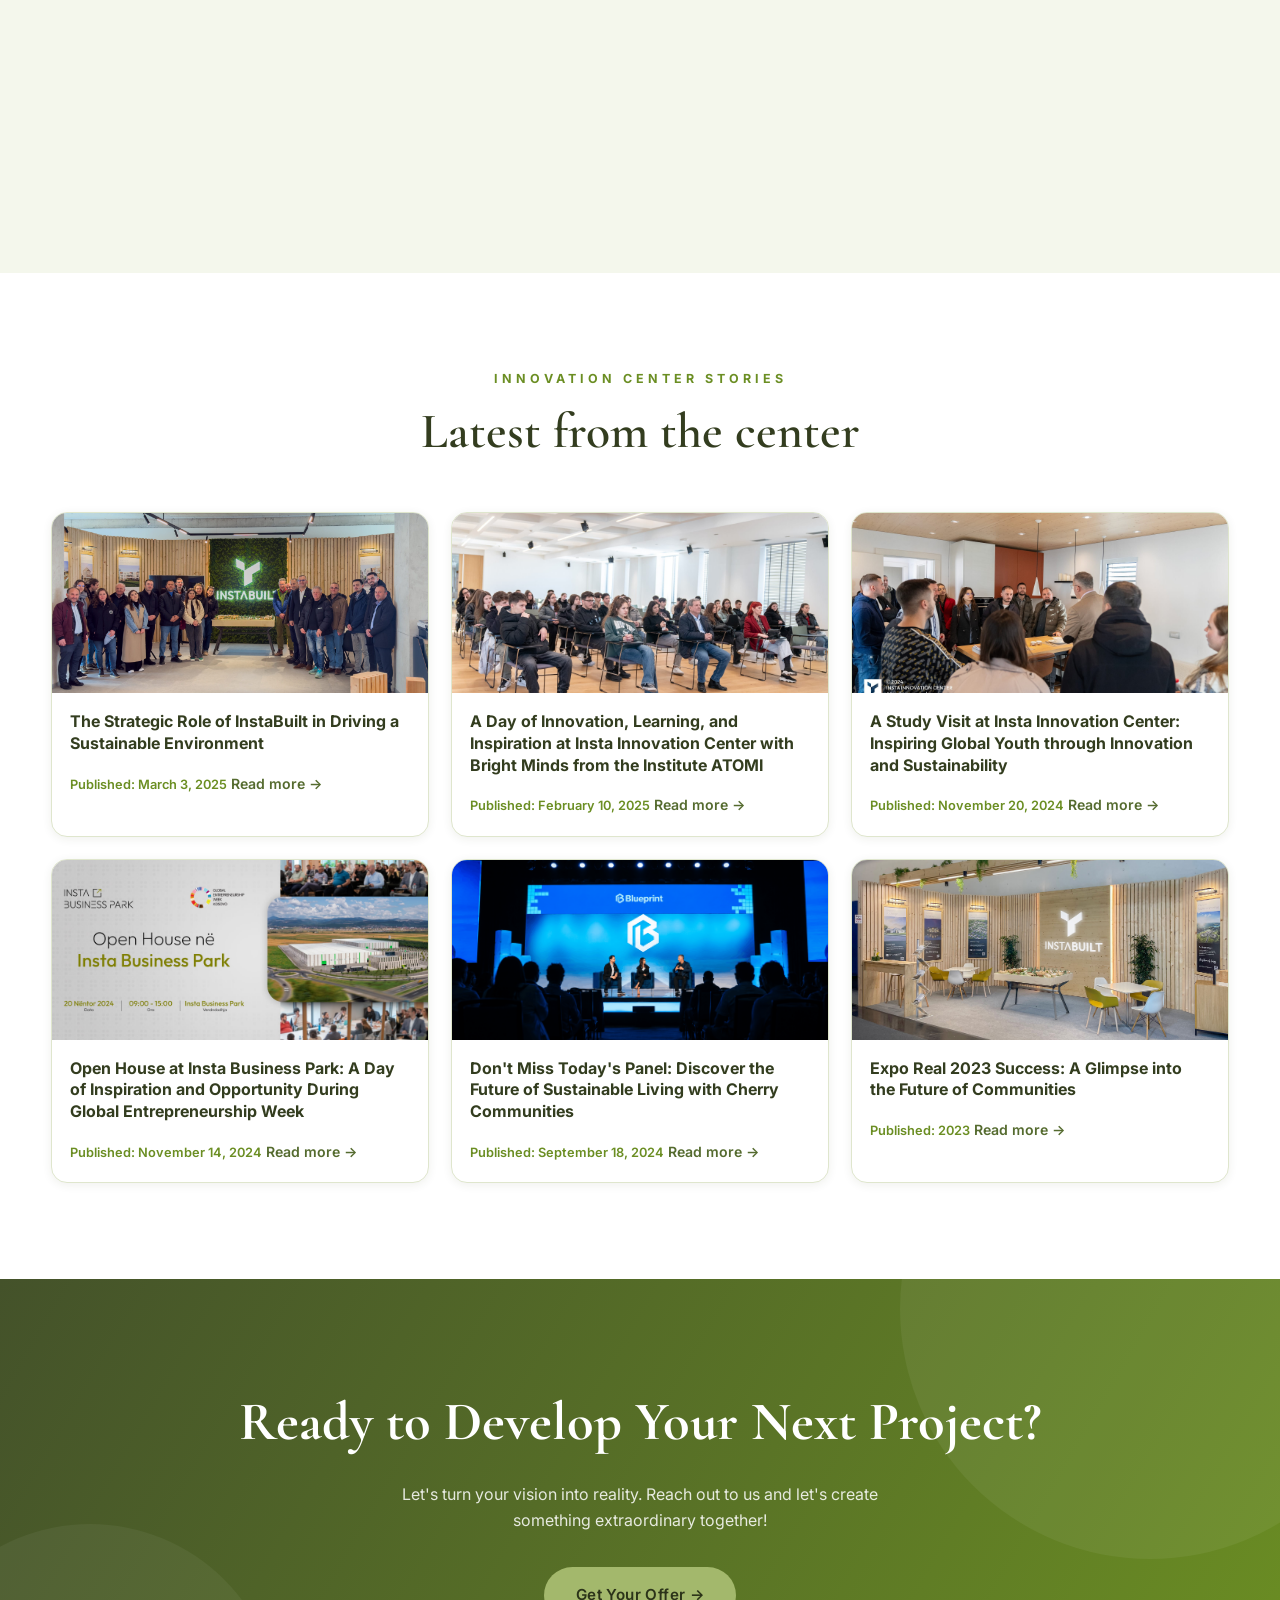
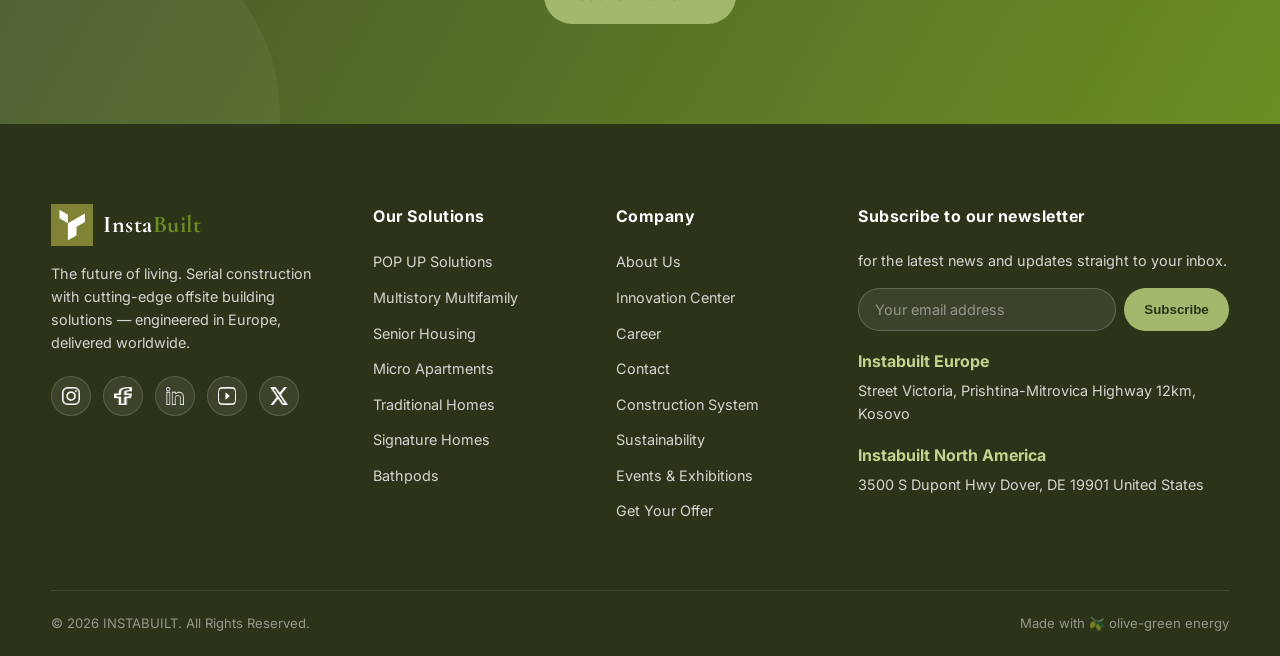
<file: innovation-center.html>
<!DOCTYPE html>
<html lang="en">
<head>
<meta charset="UTF-8">
<meta name="viewport" content="width=device-width, initial-scale=1.0">
<title>Innovation Center | InstaBuilt</title>
<meta name="description" content="Insta Innovation Center — a 5,700 m² hub where construction, real estate, energy and technology innovation come to life.">
<link rel="icon" type="image/png" href="images/instabuilt-thumbnail.png">
<link rel="preconnect" href="https://fonts.googleapis.com">
<link rel="preconnect" href="https://fonts.gstatic.com" crossorigin>
<link href="https://fonts.googleapis.com/css2?family=Cormorant+Garamond:ital,wght@0,500;0,600;0,700;1,500&family=Inter:wght@400;500;600;700&display=swap" rel="stylesheet">
<link rel="stylesheet" href="css/style.css">
<link rel="stylesheet" href="css/pages.css">
</head>
<body>

<!-- ================= NAVBAR ================= -->
<header class="navbar">
  <div class="container nav-inner">
    <a href="index.html" class="logo">
      <img src="images/instabuilt-thumbnail.png" alt="InstaBuilt logo">
      <span>Insta<em>Built</em></span>
    </a>
    <nav>
      <ul class="nav-links" id="nav-links">
        <li><a href="index.html">Home</a></li>
        <li><a href="index.html#solutions">Solutions</a></li>
        <li><a href="index.html#about">About Us</a></li>
        <li class="dropdown">
          <a href="#">More <span class="caret">▼</span></a>
          <ul class="dropdown-menu">
            <li><a href="index.html#construction-system">🔩 Construction System</a></li>
            <li><a href="index.html#sustainability">🌱 Sustainability</a></li>
            <li><a href="index.html#videos">🎬 Videos</a></li>
            <li><a href="index.html#events">📅 Events &amp; Exhibitions</a></li>
            <li><a href="innovation-center.html">💡 Innovation Center</a></li>
            <li><a href="career.html">💼 Career</a></li>
            <li><a href="contact.html">📞 Contact</a></li>
          </ul>
        </li>
        <li><a href="game.html" class="nav-game">🎮 Build Your House 3D</a></li>
      </ul>
    </nav>
    <button class="hamburger" aria-label="Menu"><span></span><span></span><span></span></button>
  </div>
</header>

<!-- ================= PAGE HERO ================= -->
<section class="page-hero">
  <div class="container page-hero-inner">
    <div class="page-hero-text">
      <p class="page-hero-kicker">Insta Innovation Center</p>
      <h1>Industrializing Harmony Between Nature and Progress</h1>
      <p>The Innovation Center is where the future comes to life. We explore the Future of Work, the Future of Education, and the Future of Living by combining innovation, creativity, and collaboration. Through hands-on experiences and forward-thinking ideas, we empower people and organizations to learn, create, and shape what's next.</p>
    </div>
    <div class="page-hero-media">
      <img src="images/innovation-center/Innovation Center.jpg" alt="Insta Innovation Center">
    </div>
  </div>
</section>

<!-- ================= ABOUT ================= -->
<section class="section">
  <div class="container">
    <div class="section-head center reveal">
      <p class="section-label">About Insta Innovation Center</p>
      <h2 class="section-title">Where the future comes to life</h2>
      <p class="section-sub">We bring together industry leaders, innovators, researchers, investors and educators to accelerate innovation, collaboration and export opportunities.</p>
    </div>

    <div class="section-head center reveal" style="margin-bottom:0;">
      <p class="section-label">Inner Space</p>
      <h2 class="section-title">5,700 m² of innovation</h2>
    </div>
    <div class="stats-row reveal" style="justify-content:center;margin-top:24px;">
      <div class="stat-big"><b>5,700 m²</b><span>purpose-built environment</span></div>
      <div class="stat-big"><b>6</b><span>dedicated facilities</span></div>
      <div class="stat-big"><b>4</b><span>innovation domains</span></div>
    </div>
    <p class="section-sub reveal" style="margin:26px auto 0;text-align:center;">A purpose-built environment spanning 5,700 m², designed for collaboration, learning and innovation across every layer of the ecosystem. Modern workspaces for partners, teams and ecosystem members — Conference Rooms, Reception, Exhibition &amp; Showcase Area, Collaboration Lounges, Innovation Spaces and Dedicated Spaces for Partners.</p>

    <div class="offices-grid" style="margin-top:36px;">
      <img src="images/innovation-center/Offices.jpg" alt="Innovation Center offices" loading="lazy">
      <img src="images/innovation-center/Offices 2.jpg" alt="Innovation Center offices" loading="lazy">
    </div>
  </div>
</section>

<!-- ================= INNOVATION SPACES ================= -->
<section class="section" style="background:var(--cream);">
  <div class="container">
    <div class="section-head center reveal">
      <p class="section-label">Innovation Spaces</p>
      <h2 class="section-title">Four domains under one roof</h2>
    </div>
    <div class="spaces-grid">
      <article class="space-card reveal" tabindex="0" role="button">
        <img src="images/innovation-center/Construction Innovation.jpg" alt="Construction Innovation" loading="lazy">
        <div class="body">
          <h3>Construction Innovation</h3>
          <p>Building systems, materials and industrialized construction.</p>
          <span class="card-hint">👆 Tap for explanation</span>
          <div class="card-more"><div class="card-more-inner"><b>Explanation:</b> Industrialized construction — panels and modules produced in the factory and assembled quickly on site. Certified quality and minimal waste.</div></div>
        </div>
      </article>
      <article class="space-card reveal reveal-d1" tabindex="0" role="button">
        <img src="images/innovation-center/Real Estate Innovation.jpg" alt="Real Estate Innovation" loading="lazy">
        <div class="body">
          <h3>Real Estate Innovation</h3>
          <p>Future housing, smart communities and sustainable development.</p>
          <span class="card-hint">👆 Tap for explanation</span>
          <div class="card-more"><div class="card-more-inner"><b>Explanation:</b> The housing of the future — smart communities, sustainable development and long-term value for owners and investors.</div></div>
        </div>
      </article>
      <article class="space-card reveal reveal-d2" tabindex="0" role="button">
        <img src="images/innovation-center/Energy Innovation.jpg" alt="Energy Innovation" loading="lazy">
        <div class="body">
          <h3>Energy Innovation</h3>
          <p>Renewables, efficiency and smart energy solutions.</p>
          <span class="card-hint">👆 Tap for explanation</span>
          <div class="card-more"><div class="card-more-inner"><b>Explanation:</b> Renewable energy — KfW40 efficiency, smart systems and the smallest possible carbon footprint for every home.</div></div>
        </div>
      </article>
      <article class="space-card reveal" tabindex="0" role="button">
        <img src="images/innovation-center/Technology &amp; Education.jpg" alt="Technology and Education" loading="lazy">
        <div class="body">
          <h3>Technology &amp; Education</h3>
          <p>Digital transformation, research and talent development.</p>
          <span class="card-hint">👆 Tap for explanation</span>
          <div class="card-more"><div class="card-more-inner"><b>Explanation:</b> Digital transformation — research, training and talent development for the construction of the future.</div></div>
        </div>
      </article>
    </div>
  </div>
</section>

<!-- ================= CONTENT & KNOWLEDGE HUB ================= -->
<section class="section">
  <div class="container">
    <div class="section-head center reveal">
      <p class="section-label">Content &amp; Knowledge Hub</p>
      <h2 class="section-title">Learn, share and grow</h2>
    </div>
    <div class="hub-list">
      <div class="hub-item reveal" tabindex="0" role="button"><b>Foundation</b><p>Industry news and ecosystem updates.</p><span class="card-hint">👆 Tap for explanation</span><div class="card-more"><div class="card-more-inner"><b>Explanation:</b> Industry news and ecosystem updates — stay informed on the latest trends.</div></div></div>
      <div class="hub-item reveal reveal-d1" tabindex="0" role="button"><b>The Series</b><p>Thought leadership and expert perspectives.</p><span class="card-hint">👆 Tap for explanation</span><div class="card-more"><div class="card-more-inner"><b>Explanation:</b> Thought leadership and expert perspectives on the construction and living of the future.</div></div></div>
      <div class="hub-item reveal reveal-d2" tabindex="0" role="button"><b>The Workshops</b><p>Practical learning and technical mastery.</p><span class="card-hint">👆 Tap for explanation</span><div class="card-more"><div class="card-more-inner"><b>Explanation:</b> Practical learning and technical mastery — workshops for every skill level.</div></div></div>
      <div class="hub-item reveal" tabindex="0" role="button"><b>Insta Talk</b><p>Partner stories and real-world experiences.</p><span class="card-hint">👆 Tap for explanation</span><div class="card-more"><div class="card-more-inner"><b>Explanation:</b> Partner stories and real experiences from real projects.</div></div></div>
      <div class="hub-item reveal reveal-d1" tabindex="0" role="button"><b>Insta Insights</b><p>Conversations with industry leaders.</p><span class="card-hint">👆 Tap for explanation</span><div class="card-more"><div class="card-more-inner"><b>Explanation:</b> Conversations with industry leaders — insights and vision straight from the source.</div></div></div>
    </div>
  </div>
</section>

<!-- ================= CONNECT ================= -->
<section class="section" style="background:var(--olive-mist-2);">
  <div class="container">
    <div class="section-head center reveal">
      <p class="section-label">Let's Connect and Grow Together</p>
      <h2 class="section-title">Explore opportunities together</h2>
      <p class="section-sub">Get in touch with Insta Innovation Center to explore opportunities, ideas, and meaningful collaboration.</p>
    </div>
    <div style="text-align:center;">
      <a href="contact.html" class="btn btn-primary reveal">Contact the Innovation Center →</a>
    </div>
  </div>
</section>

<!-- ================= STORIES ================= -->
<section class="section">
  <div class="container">
    <div class="section-head center reveal">
      <p class="section-label">Innovation Center Stories</p>
      <h2 class="section-title">Latest from the center</h2>
    </div>
    <div class="stories-grid">
      <article class="story-card reveal">
        <img src="images/blog/the-strategic-role-of-instabuilt-in-driving-a-sustainable-environment.jpg" alt="The Strategic Role of InstaBuilt" loading="lazy">
        <div class="body">
          <h3>The Strategic Role of InstaBuilt in Driving a Sustainable Environment</h3>
          <span class="date">Published: March 3, 2025</span>
          <a class="readmore" href="https://www.instabuilt.com/the-strategic-role-of-instabuilt-in-driving-a-sustainable-environment" target="_blank" rel="noopener">Read more →</a>
        </div>
      </article>
      <article class="story-card reveal reveal-d1">
        <img src="images/innovation-center/Instituti-Atomi.jpg" alt="Institute ATOMI visit" loading="lazy">
        <div class="body">
          <h3>A Day of Innovation, Learning, and Inspiration at Insta Innovation Center with Bright Minds from the Institute ATOMI</h3>
          <span class="date">Published: February 10, 2025</span>
          <a class="readmore" href="https://www.instabuilt.com/a-day-of-innovation-learning-and-inspiration-at-insta-innovation-center-with-bright-minds-from-the-institute-atomi" target="_blank" rel="noopener">Read more →</a>
        </div>
      </article>
      <article class="story-card reveal reveal-d2">
        <img src="images/innovation-center/Study-Visit.jpg" alt="Study visit" loading="lazy">
        <div class="body">
          <h3>A Study Visit at Insta Innovation Center: Inspiring Global Youth through Innovation and Sustainability</h3>
          <span class="date">Published: November 20, 2024</span>
          <a class="readmore" href="https://www.instabuilt.com/a-study-visit-at-insta-innovation-center-inspiring-global-youth-through-innovation-and-sustainability" target="_blank" rel="noopener">Read more →</a>
        </div>
      </article>
      <article class="story-card reveal">
        <img src="images/innovation-center/Open-House-Instabuilt-Innovation-Center.jpg" alt="Open house" loading="lazy">
        <div class="body">
          <h3>Open House at Insta Business Park: A Day of Inspiration and Opportunity During Global Entrepreneurship Week</h3>
          <span class="date">Published: November 14, 2024</span>
          <a class="readmore" href="https://www.instabuilt.com/open-house-at-insta-business-park-a-day-of-inspiration-and-opportunity-during-global-entrepreneurship-week" target="_blank" rel="noopener">Read more →</a>
        </div>
      </article>
      <article class="story-card reveal reveal-d1">
        <img src="images/blog/blue-print.png" alt="Cherry Communities panel" loading="lazy">
        <div class="body">
          <h3>Don't Miss Today's Panel: Discover the Future of Sustainable Living with Cherry Communities</h3>
          <span class="date">Published: September 18, 2024</span>
          <a class="readmore" href="https://www.instabuilt.com/dont-miss-todays-panel-discover-the-future-of-sustainable-living-with-cherry-communities" target="_blank" rel="noopener">Read more →</a>
        </div>
      </article>
      <article class="story-card reveal reveal-d2">
        <img src="images/blog/exporeal-2023-instabuilt.jpg" alt="Expo Real 2023" loading="lazy">
        <div class="body">
          <h3>Expo Real 2023 Success: A Glimpse into the Future of Communities</h3>
          <span class="date">Published: 2023</span>
          <a class="readmore" href="https://www.instabuilt.com/expo-real-2023-success-a-glimpse-into-the-future-of-communities" target="_blank" rel="noopener">Read more →</a>
        </div>
      </article>
    </div>
  </div>
</section>

<!-- ================= CTA ================= -->
<section class="cta" id="contact">
  <div class="container">
    <h2 class="reveal">Ready to Develop Your Next Project?</h2>
    <p class="reveal reveal-d1">Let's turn your vision into reality. Reach out to us and let's create something extraordinary together!</p>
    <a href="contact.html" class="btn btn-light reveal reveal-d2">Get Your Offer →</a>
  </div>
</section>

<!-- ================= FOOTER ================= -->
<footer class="footer">
  <div class="container">
    <div class="footer-grid">
      <div>
        <a href="index.html" class="logo">
          <img src="images/instabuilt-thumbnail.png" alt="InstaBuilt logo">
          <span>Insta<em>Built</em></span>
        </a>
        <p style="margin-top:16px;">The future of living. Serial construction with cutting-edge offsite building solutions — engineered in Europe, delivered worldwide.</p>
        <div class="socials">
          <a href="https://www.instagram.com/" target="_blank" rel="noopener" aria-label="Instagram"><img src="images/footer/social/instagram.png" alt="Instagram"></a>
          <a href="https://www.facebook.com/" target="_blank" rel="noopener" aria-label="Facebook"><img src="images/footer/social/facebook.png" alt="Facebook"></a>
          <a href="https://www.linkedin.com/" target="_blank" rel="noopener" aria-label="LinkedIn"><img src="images/footer/social/linkedin.png" alt="LinkedIn"></a>
          <a href="https://www.youtube.com/" target="_blank" rel="noopener" aria-label="YouTube"><img src="images/footer/social/youtube.png" alt="YouTube"></a>
          <a href="https://x.com/" target="_blank" rel="noopener" aria-label="X"><img src="images/footer/social/x.png" alt="X"></a>
        </div>
      </div>
      <div>
        <h4>Our Solutions</h4>
        <ul class="footer-links">
          <li><a href="index.html#solutions">POP UP Solutions</a></li>
          <li><a href="index.html#solutions">Multistory Multifamily</a></li>
          <li><a href="index.html#solutions">Senior Housing</a></li>
          <li><a href="index.html#solutions">Micro Apartments</a></li>
          <li><a href="index.html#solutions">Traditional Homes</a></li>
          <li><a href="index.html#solutions">Signature Homes</a></li>
          <li><a href="index.html#solutions">Bathpods</a></li>
        </ul>
      </div>
      <div>
        <h4>Company</h4>
        <ul class="footer-links">
          <li><a href="index.html#about">About Us</a></li>
          <li><a href="innovation-center.html">Innovation Center</a></li>
          <li><a href="career.html">Career</a></li>
          <li><a href="contact.html">Contact</a></li>
          <li><a href="index.html#construction-system">Construction System</a></li>
          <li><a href="index.html#sustainability">Sustainability</a></li>
          <li><a href="index.html#events">Events &amp; Exhibitions</a></li>
          <li><a href="index.html#contact">Get Your Offer</a></li>
        </ul>
      </div>
      <div>
        <h4>Subscribe to our newsletter</h4>
        <p>for the latest news and updates straight to your inbox.</p>
        <form class="newsletter" onsubmit="event.preventDefault(); this.querySelector('button').textContent='✓ Subscribed!';">
          <input type="email" placeholder="Your email address" required>
          <button type="submit">Subscribe</button>
        </form>
        <div class="footer-addr">
          <b>Instabuilt Europe</b>
          <p>Street Victoria, Prishtina-Mitrovica Highway 12km, Kosovo</p>
        </div>
        <div class="footer-addr">
          <b>Instabuilt North America</b>
          <p>3500 S Dupont Hwy Dover, DE 19901 United States</p>
        </div>
      </div>
    </div>
    <div class="footer-bottom">
      <span>© 2026 INSTABUILT. All Rights Reserved.</span>
      <span>Made with 🫒 olive-green energy</span>
    </div>
  </div>
</footer>

<!-- ================= FLOATING PAGES MENU ================= -->
<div class="side-nav-backdrop" id="side-nav-backdrop"></div>
<button class="side-nav-toggle" id="side-nav-toggle" aria-label="Open pages menu">
  <span class="menu-ico">☰</span>
</button>
<nav class="side-nav-panel" id="side-nav-panel" aria-label="Pages">
  <button class="side-nav-close" id="side-nav-close" aria-label="Close menu">✕</button>
  <div class="side-nav-title">Pages</div>
  <a href="index.html">🏠 Home</a>
  <a href="index.html#solutions">🏗️ Solutions</a>
  <a href="index.html#construction-system">🔩 Construction System</a>
  <a href="index.html#sustainability">🌱 Sustainability</a>
  <a href="index.html#videos">🎬 Videos</a>
  <a href="index.html#about">👥 About Us</a>
  <a href="index.html#events">📅 Events &amp; Exhibitions</a>
  <a href="innovation-center.html">💡 Innovation Center</a>
  <a href="career.html">💼 Career</a>
  <a href="contact.html">📞 Contact</a>
  <a href="index.html#contact">📝 Get Your Offer</a>
  <a href="game.html">🎮 Build Your House 3D</a>
</nav>

<script src="js/side-nav.js"></script>
<script src="js/pages.js"></script>
</body>
</html>
</file>
<file: css/style.css>
/* ============================================================
   InstaBuilt — White / Olive Green / Olive Light Green theme
   ============================================================ */

:root {
  --white: #ffffff;
  --cream: #fafbf6;
  --olive-950: #2b3319;
  --olive-900: #333d1f;
  --olive-800: #44522a;
  --olive-700: #556b2f;   /* olive green (primary) */
  --olive-600: #6b8e23;   /* olive drab */
  --olive-500: #808000;   /* olive */
  --olive-light: #a3b86c; /* olive light green */
  --olive-lighter: #c3d491;
  --olive-mist: #eef2e2;  /* very light olive tint */
  --olive-mist-2: #f4f7ec;
  --text: #26301a;
  --text-soft: #5a6644;
  --border: #dfe6cd;
  --shadow-sm: 0 2px 10px rgba(51, 61, 31, 0.08);
  --shadow-md: 0 10px 30px rgba(51, 61, 31, 0.14);
  --shadow-lg: 0 25px 60px rgba(51, 61, 31, 0.22);
  --radius: 16px;
  --radius-lg: 24px;
  --font-head: 'Cormorant Garamond', Georgia, serif;
  --font-body: 'Inter', 'Segoe UI', system-ui, sans-serif;
}

* { margin: 0; padding: 0; box-sizing: border-box; }

html { scroll-behavior: smooth; }

body {
  font-family: var(--font-body);
  color: var(--text);
  background: var(--white);
  line-height: 1.6;
  overflow-x: hidden;
}

img { max-width: 100%; display: block; }
a { text-decoration: none; color: inherit; }
ul { list-style: none; }

.container { width: min(1200px, 92%); margin: 0 auto; }

/* ---------- Buttons ---------- */
.btn {
  display: inline-flex;
  align-items: center;
  gap: 8px;
  padding: 14px 30px;
  border-radius: 999px;
  font-weight: 600;
  font-size: 0.95rem;
  letter-spacing: 0.4px;
  transition: all 0.3s ease;
  cursor: pointer;
  border: 2px solid transparent;
}
.btn-primary {
  background: var(--olive-700);
  color: #fff;
}
.btn-primary:hover {
  background: var(--olive-800);
  transform: translateY(-2px);
  box-shadow: var(--shadow-md);
}
.btn-outline {
  border-color: rgba(255, 255, 255, 0.7);
  color: #fff;
  background: transparent;
}
.btn-outline:hover { background: rgba(255, 255, 255, 0.15); }
.btn-outline-dark {
  border-color: var(--olive-700);
  color: var(--olive-700);
  background: transparent;
}
.btn-outline-dark:hover { background: var(--olive-700); color: #fff; }
.btn-light {
  background: var(--olive-light);
  color: var(--olive-950);
}
.btn-light:hover { background: var(--olive-lighter); transform: translateY(-2px); }

/* ---------- Section scaffolding ---------- */
.section { padding: 96px 0; }
.section-label {
  text-transform: uppercase;
  letter-spacing: 4px;
  font-size: 0.78rem;
  font-weight: 700;
  color: var(--olive-600);
  margin-bottom: 14px;
}
.section-title {
  font-family: var(--font-head);
  font-size: clamp(2rem, 4vw, 3.1rem);
  font-weight: 600;
  color: var(--olive-900);
  line-height: 1.15;
  margin-bottom: 18px;
}
.section-sub {
  color: var(--text-soft);
  max-width: 640px;
  font-size: 1.05rem;
}
.section-head { margin-bottom: 52px; }
.section-head.center { text-align: center; }
.section-head.center .section-sub { margin: 0 auto; }

/* ---------- Navbar ---------- */
.navbar {
  position: fixed;
  top: 0; left: 0; right: 0;
  z-index: 1000;
  background: rgba(255, 255, 255, 0.92);
  backdrop-filter: blur(14px);
  border-bottom: 1px solid var(--border);
  transition: box-shadow 0.3s ease;
}
.navbar.scrolled { box-shadow: var(--shadow-sm); }
.nav-inner {
  display: flex;
  align-items: center;
  justify-content: space-between;
  height: 76px;
}
.logo { display: flex; align-items: center; gap: 10px; }
.logo img { height: 42px; width: auto; }
.logo span {
  font-family: var(--font-head);
  font-size: 1.5rem;
  font-weight: 700;
  color: var(--olive-800);
  letter-spacing: 0.5px;
}
.logo span em { color: var(--olive-600); font-style: normal; }
.nav-links { display: flex; align-items: center; gap: 20px; }
.nav-links > li { position: relative; }
.nav-links a {
  font-size: 0.92rem;
  font-weight: 500;
  color: var(--text);
  padding: 8px 0;
  transition: color 0.2s;
  display: flex;
  align-items: center;
  gap: 6px;
}
.nav-links a:hover, .nav-links a.active { color: var(--olive-600); }
.caret { font-size: 0.65rem; transition: transform 0.25s; }
.dropdown { position: relative; }
.dropdown-menu {
  position: absolute;
  top: calc(100% + 14px);
  left: -18px;
  min-width: 250px;
  background: #fff;
  border: 1px solid var(--border);
  border-radius: 14px;
  box-shadow: var(--shadow-md);
  padding: 10px;
  opacity: 0;
  visibility: hidden;
  transform: translateY(8px);
  transition: all 0.25s ease;
}
.dropdown:hover .dropdown-menu,
.dropdown:focus-within .dropdown-menu {
  opacity: 1;
  visibility: visible;
  transform: translateY(0);
}
.dropdown-menu a {
  display: flex;
  align-items: center;
  gap: 10px;
  padding: 10px 14px;
  border-radius: 9px;
  font-size: 0.9rem;
}
.dropdown-menu a:hover { background: var(--olive-mist-2); color: var(--olive-700); }
.nav-cta {
  background: var(--olive-700);
  color: #fff !important;
  padding: 11px 24px !important;
  border-radius: 999px;
  font-weight: 600;
}
.nav-cta:hover { background: var(--olive-800); }
.nav-game {
  background: linear-gradient(135deg, var(--olive-600), var(--olive-800));
  color: #fff !important;
  padding: 11px 20px !important;
  border-radius: 999px;
  font-weight: 700;
  box-shadow: 0 4px 14px rgba(85, 107, 47, 0.35);
}
.nav-game:hover { background: linear-gradient(135deg, var(--olive-700), var(--olive-900)); }
.hamburger {
  display: none;
  flex-direction: column;
  gap: 5px;
  background: none;
  border: none;
  cursor: pointer;
  padding: 6px;
}
.hamburger span {
  width: 26px; height: 2.5px;
  background: var(--olive-800);
  border-radius: 3px;
  transition: all 0.3s;
}
.hamburger.open span:nth-child(1) { transform: translateY(7.5px) rotate(45deg); }
.hamburger.open span:nth-child(2) { opacity: 0; }
.hamburger.open span:nth-child(3) { transform: translateY(-7.5px) rotate(-45deg); }

/* ---------- Hero ---------- */
.hero {
  position: relative;
  min-height: 100vh;
  display: flex;
  align-items: center;
  overflow: hidden;
}
.hero-bg {
  position: absolute;
  inset: 0;
  background-size: cover;
  background-position: center;
  z-index: 0;
}
.hero::after {
  content: '';
  position: absolute;
  inset: 0;
  background: linear-gradient(100deg, rgba(27, 33, 14, 0.82) 0%, rgba(51, 61, 31, 0.55) 45%, rgba(51, 61, 31, 0.15) 100%);
  z-index: 1;
}
.hero-content {
  position: relative;
  z-index: 2;
  color: #fff;
  max-width: 700px;
  padding: 120px 0 90px;
}
.hero-kicker {
  text-transform: uppercase;
  letter-spacing: 6px;
  font-size: 0.8rem;
  font-weight: 600;
  color: var(--olive-lighter);
  margin-bottom: 20px;
}
.hero h1 {
  font-family: var(--font-head);
  font-size: clamp(2.8rem, 6vw, 4.8rem);
  font-weight: 600;
  line-height: 1.05;
  margin-bottom: 22px;
}
.hero h1 em { color: var(--olive-lighter); font-style: italic; }
.hero p {
  font-size: 1.15rem;
  color: rgba(255, 255, 255, 0.88);
  margin-bottom: 36px;
  max-width: 520px;
}
.hero-actions { display: flex; gap: 16px; flex-wrap: wrap; }
.hero-stats {
  display: flex;
  gap: 42px;
  margin-top: 60px;
  flex-wrap: wrap;
}
.hero-stat b {
  display: block;
  font-family: var(--font-head);
  font-size: 2.1rem;
  color: var(--olive-lighter);
}
.hero-stat span { font-size: 0.85rem; color: rgba(255,255,255,0.75); }
.scroll-hint {
  position: absolute;
  bottom: 30px;
  left: 50%;
  transform: translateX(-50%);
  z-index: 2;
  color: rgba(255,255,255,0.7);
  font-size: 0.75rem;
  letter-spacing: 3px;
  text-transform: uppercase;
  animation: bob 2s infinite;
}
@keyframes bob { 0%,100% { transform: translate(-50%,0);} 50% { transform: translate(-50%,8px);} }

/* ---------- Solutions grid ---------- */
.solutions-grid {
  display: grid;
  grid-template-columns: repeat(auto-fill, minmax(320px, 1fr));
  gap: 28px;
}
.solution-card {
  position: relative;
  border-radius: var(--radius-lg);
  overflow: hidden;
  cursor: pointer;
  box-shadow: var(--shadow-sm);
  background: #fff;
  border: 1px solid var(--border);
  transition: transform 0.35s ease, box-shadow 0.35s ease;
}
.solution-card:hover {
  transform: translateY(-8px);
  box-shadow: var(--shadow-lg);
}
.solution-card .thumb {
  aspect-ratio: 4/3;
  overflow: hidden;
}
.solution-card .thumb img {
  width: 100%;
  height: 100%;
  object-fit: cover;
  transition: transform 0.6s ease;
}
.solution-card:hover .thumb img { transform: scale(1.07); }
.solution-card .body {
  padding: 24px;
  position: relative;
}
.solution-card .body h3 {
  font-family: var(--font-head);
  font-size: 1.45rem;
  color: var(--olive-900);
  margin-bottom: 8px;
}
.solution-card .body p {
  font-size: 0.92rem;
  color: var(--text-soft);
  margin-bottom: 16px;
}
.solution-card .more {
  font-size: 0.85rem;
  font-weight: 600;
  color: var(--olive-600);
  display: inline-flex;
  align-items: center;
  gap: 6px;
  transition: gap 0.25s;
}
.solution-card:hover .more { gap: 12px; }
.tag {
  position: absolute;
  top: 16px; left: 16px;
  background: var(--olive-700);
  color: #fff;
  font-size: 0.72rem;
  font-weight: 700;
  letter-spacing: 1.5px;
  text-transform: uppercase;
  padding: 6px 14px;
  border-radius: 999px;
  z-index: 2;
}

/* ---------- POP UP models ---------- */
.models-band { background: var(--cream); }
.models-grid {
  display: grid;
  grid-template-columns: repeat(3, 1fr);
  gap: 28px;
}
.model-card {
  background: #fff;
  border-radius: var(--radius-lg);
  overflow: hidden;
  border: 1px solid var(--border);
  cursor: pointer;
  transition: transform 0.35s ease, box-shadow 0.35s ease;
  box-shadow: var(--shadow-sm);
}
.model-card:hover { transform: translateY(-8px); box-shadow: var(--shadow-lg); }
.model-card .thumb {
  position: relative;
  aspect-ratio: 1/0.9;
  overflow: hidden;
  background: var(--olive-mist-2);
}
.model-card .thumb img {
  width: 100%; height: 100%;
  object-fit: cover;
  transition: transform 0.6s ease;
}
.model-card:hover .thumb img { transform: scale(1.06); }
.model-card .thumb::after {
  content: '👁  Shiko detajet';
  position: absolute;
  inset: auto 0 0 0;
  padding: 12px;
  text-align: center;
  background: linear-gradient(transparent, rgba(43, 51, 25, 0.75));
  color: #fff;
  font-size: 0.85rem;
  font-weight: 600;
  letter-spacing: 1px;
  opacity: 0;
  transition: opacity 0.3s;
}
.model-card:hover .thumb::after { opacity: 1; }
.model-card .body { padding: 26px; text-align: center; }
.model-card .body .size {
  font-family: var(--font-head);
  font-size: 2.4rem;
  font-weight: 700;
  color: var(--olive-700);
  line-height: 1;
}
.model-card .body .size small { font-size: 1rem; font-weight: 600; color: var(--olive-light); }
.model-card .body h3 {
  font-family: var(--font-head);
  font-size: 1.4rem;
  color: var(--olive-900);
  margin: 10px 0 8px;
}
.model-card .body p { font-size: 0.9rem; color: var(--text-soft); }

/* ---------- Why buy ---------- */
.why-grid {
  display: grid;
  grid-template-columns: repeat(auto-fill, minmax(260px, 1fr));
  gap: 22px;
}
.why-item {
  background: var(--white);
  border: 1px solid var(--border);
  border-radius: var(--radius);
  padding: 28px 24px;
  transition: all 0.3s ease;
  position: relative;
  overflow: hidden;
}
.why-item::before {
  content: '';
  position: absolute;
  top: 0; left: 0; right: 0;
  height: 4px;
  background: linear-gradient(90deg, var(--olive-700), var(--olive-light));
  transform: scaleX(0);
  transform-origin: left;
  transition: transform 0.4s ease;
}
.why-item:hover { box-shadow: var(--shadow-md); transform: translateY(-4px); }
.why-item:hover::before { transform: scaleX(1); }
.why-item .ico {
  width: 52px; height: 52px;
  display: grid;
  place-items: center;
  font-size: 1.5rem;
  background: var(--olive-mist);
  color: var(--olive-700);
  border-radius: 14px;
  margin-bottom: 18px;
}
.why-item h3 { font-size: 1.05rem; color: var(--olive-900); margin-bottom: 8px; }
.why-item p { font-size: 0.88rem; color: var(--text-soft); }

/* ---------- Seasons / Gallery ---------- */
.seasons { background: var(--olive-900); }
.seasons .section-label { color: var(--olive-lighter); }
.seasons .section-title { color: #fff; }
.seasons .section-sub { color: rgba(255,255,255,0.75); }
.gallery-grid {
  display: grid;
  grid-template-columns: repeat(4, 1fr);
  gap: 18px;
}
.gallery-item {
  position: relative;
  border-radius: var(--radius);
  overflow: hidden;
  cursor: pointer;
  aspect-ratio: 1/0.85;
}
.gallery-item.wide { grid-column: span 2; aspect-ratio: 2/0.85; }
.gallery-item img { width: 100%; height: 100%; object-fit: cover; transition: transform 0.6s ease; }
.gallery-item:hover img { transform: scale(1.08); }
.gallery-item figcaption {
  position: absolute;
  inset: auto 0 0 0;
  padding: 40px 18px 14px;
  background: linear-gradient(transparent, rgba(27, 33, 14, 0.85));
  color: #fff;
  font-family: var(--font-head);
  font-size: 1.15rem;
  font-weight: 600;
}

/* ---------- Videos ---------- */
.videos-band { background: var(--cream); }
.videos-grid {
  display: grid;
  grid-template-columns: repeat(auto-fill, minmax(320px, 1fr));
  gap: 26px;
}
.video-card {
  background: #fff;
  border-radius: var(--radius-lg);
  overflow: hidden;
  border: 1px solid var(--border);
  box-shadow: var(--shadow-sm);
}
.video-card video {
  width: 100%;
  aspect-ratio: 16/10;
  object-fit: cover;
  background: #000;
  display: block;
}
.video-card .body { padding: 20px 24px; }
.video-card .body h3 { font-family: var(--font-head); font-size: 1.25rem; color: var(--olive-900); }
.video-card .body p { font-size: 0.88rem; color: var(--text-soft); margin-top: 4px; }
.video-big {
  position: relative;
  border-radius: var(--radius-lg);
  overflow: hidden;
  margin-bottom: 26px;
  box-shadow: var(--shadow-md);
}
.video-big video { width: 100%; aspect-ratio: 21/8; object-fit: cover; display: block; }

/* ---------- Events ---------- */
.events-grid {
  display: grid;
  grid-template-columns: repeat(auto-fill, minmax(250px, 1fr));
  gap: 20px;
}
.event-card {
  position: relative;
  border-radius: var(--radius);
  overflow: hidden;
  aspect-ratio: 4/3;
  cursor: pointer;
  border: 1px solid var(--border);
}
.event-card img { width: 100%; height: 100%; object-fit: cover; transition: transform 0.6s ease; }
.event-card:hover img { transform: scale(1.08); }
.event-card figcaption {
  position: absolute;
  inset: auto 0 0 0;
  padding: 44px 16px 14px;
  background: linear-gradient(transparent, rgba(27, 33, 14, 0.88));
  color: #fff;
  font-size: 0.9rem;
  font-weight: 600;
}

/* ---------- Testimonials ---------- */
.testi-band { background: var(--cream); }
.testi-grid {
  display: grid;
  grid-template-columns: repeat(auto-fill, minmax(300px, 1fr));
  gap: 24px;
}
.testi-card {
  background: #fff;
  border-radius: var(--radius-lg);
  border: 1px solid var(--border);
  padding: 32px;
  box-shadow: var(--shadow-sm);
  display: flex;
  flex-direction: column;
  gap: 18px;
}
.testi-card .stars { color: var(--olive-500); letter-spacing: 3px; font-size: 0.95rem; }
.testi-card blockquote { font-size: 0.98rem; color: var(--text); font-style: italic; flex: 1; }
.testi-person { display: flex; align-items: center; gap: 14px; }
.testi-person img {
  width: 54px; height: 54px;
  border-radius: 50%;
  object-fit: cover;
  border: 2px solid var(--olive-light);
}
.testi-person b { display: block; color: var(--olive-900); font-size: 0.98rem; }
.testi-person span { font-size: 0.8rem; color: var(--text-soft); }

/* ---------- CTA ---------- */
.cta {
  background: linear-gradient(120deg, var(--olive-800), var(--olive-600));
  color: #fff;
  text-align: center;
  padding: 100px 0;
  position: relative;
  overflow: hidden;
}
.cta::before {
  content: '';
  position: absolute;
  width: 500px; height: 500px;
  border-radius: 50%;
  background: rgba(255, 255, 255, 0.06);
  top: -220px; right: -120px;
}
.cta::after {
  content: '';
  position: absolute;
  width: 380px; height: 380px;
  border-radius: 50%;
  background: rgba(255, 255, 255, 0.05);
  bottom: -180px; left: -100px;
}
.cta h2 {
  font-family: var(--font-head);
  font-size: clamp(2.2rem, 4.5vw, 3.4rem);
  margin-bottom: 16px;
  position: relative; z-index: 1;
}
.cta p { max-width: 520px; margin: 0 auto 34px; color: rgba(255,255,255,0.85); position: relative; z-index: 1; }
.cta .btn { position: relative; z-index: 1; }

/* ---------- Footer ---------- */
.footer { background: var(--olive-950); color: rgba(255,255,255,0.8); padding: 80px 0 0; }
.footer-grid {
  display: grid;
  grid-template-columns: 1.4fr 1fr 1fr 1.2fr;
  gap: 44px;
  padding-bottom: 56px;
}
.footer h4 { color: #fff; font-size: 1rem; margin-bottom: 20px; letter-spacing: 0.5px; }
.footer .logo span { color: #fff; }
.footer-links li { margin-bottom: 10px; }
.footer-links a { font-size: 0.9rem; transition: color 0.2s, padding-left 0.2s; }
.footer-links a:hover { color: var(--olive-lighter); padding-left: 6px; }
.footer p { font-size: 0.9rem; }
.footer-addr { margin-top: 18px; }
.footer-addr b { color: var(--olive-lighter); display: block; margin-bottom: 4px; }
.footer .socials { display: flex; gap: 12px; margin-top: 22px; }
.footer .socials a {
  width: 40px; height: 40px;
  display: grid;
  place-items: center;
  border-radius: 50%;
  background: rgba(255,255,255,0.08);
  border: 1px solid rgba(255,255,255,0.15);
  transition: all 0.25s;
}
.footer .socials a:hover { background: var(--olive-600); transform: translateY(-3px); }
.footer .socials img { width: 18px; height: 18px; filter: brightness(0) invert(1); }
.newsletter { display: flex; gap: 8px; margin-top: 16px; }
.newsletter input {
  flex: 1;
  padding: 12px 16px;
  border-radius: 999px;
  border: 1px solid rgba(255,255,255,0.2);
  background: rgba(255,255,255,0.08);
  color: #fff;
  font-family: inherit;
  font-size: 0.9rem;
  outline: none;
}
.newsletter input::placeholder { color: rgba(255,255,255,0.45); }
.newsletter button {
  background: var(--olive-light);
  border: none;
  color: var(--olive-950);
  font-weight: 700;
  padding: 12px 20px;
  border-radius: 999px;
  cursor: pointer;
  transition: background 0.25s;
}
.newsletter button:hover { background: var(--olive-lighter); }
.footer-bottom {
  border-top: 1px solid rgba(255,255,255,0.1);
  padding: 22px 0;
  display: flex;
  justify-content: space-between;
  align-items: center;
  flex-wrap: wrap;
  gap: 12px;
  font-size: 0.82rem;
  color: rgba(255,255,255,0.5);
}

/* ---------- Popup modal ---------- */
.modal-overlay {
  position: fixed;
  inset: 0;
  z-index: 2000;
  background: rgba(27, 33, 14, 0.72);
  backdrop-filter: blur(6px);
  display: flex;
  align-items: center;
  justify-content: center;
  padding: 20px;
  opacity: 0;
  visibility: hidden;
  transition: opacity 0.35s ease, visibility 0.35s;
}
.modal-overlay.open { opacity: 1; visibility: visible; }
.modal {
  background: #fff;
  border-radius: var(--radius-lg);
  max-width: 1150px;
  width: 100%;
  max-height: 90vh;
  overflow-y: auto;
  transform: translateY(30px) scale(0.97);
  transition: transform 0.4s cubic-bezier(0.22, 1, 0.36, 1);
  box-shadow: var(--shadow-lg);
  position: relative;
}
.modal-overlay.open .modal { transform: translateY(0) scale(1); }
.modal-close {
  position: absolute;
  top: 16px; right: 16px;
  width: 42px; height: 42px;
  border-radius: 50%;
  border: none;
  background: rgba(255,255,255,0.9);
  color: var(--olive-900);
  font-size: 1.2rem;
  cursor: pointer;
  z-index: 10;
  box-shadow: var(--shadow-sm);
  display: grid;
  place-items: center;
  transition: all 0.25s;
}
.modal-close:hover { background: var(--olive-700); color: #fff; transform: rotate(90deg); }
.modal-models {
  display: flex;
  gap: 10px;
  flex-wrap: wrap;
  padding: 20px 20px 0;
}
.modal-model-btn {
  border: 2px solid var(--border);
  background: var(--olive-mist-2);
  color: var(--olive-800);
  font-family: var(--font-body);
  font-weight: 600;
  font-size: 0.85rem;
  padding: 9px 16px;
  border-radius: 999px;
  cursor: pointer;
  transition: all 0.25s ease;
}
.modal-model-btn:hover { border-color: var(--olive-light); transform: translateY(-2px); }
.modal-model-btn.active {
  background: var(--olive-700);
  border-color: var(--olive-700);
  color: #fff;
}
.modal-models-hint {
  width: 100%;
  font-size: 0.78rem;
  color: var(--text-soft);
  letter-spacing: 0.5px;
}
.modal-gallery { padding: 20px; }
.modal-main {
  border-radius: var(--radius);
  overflow: hidden;
  background: var(--olive-mist-2);
  aspect-ratio: 16/9;
  position: relative;
}
.modal-main img { width: 100%; height: 100%; object-fit: contain; cursor: zoom-in; transition: opacity 0.25s; }
.modal-main img:hover { opacity: 0.92; }
.modal-zoom-hint {
  position: absolute;
  top: 12px; right: 12px;
  background: rgba(255,255,255,0.9);
  color: var(--olive-800);
  font-size: 0.72rem;
  font-weight: 600;
  letter-spacing: 0.5px;
  padding: 5px 12px;
  border-radius: 999px;
  pointer-events: none;
  box-shadow: var(--shadow-sm);
}
.modal-pdf { margin-top: 18px; }
.modal-pdf a {
  display: inline-flex;
  align-items: center;
  gap: 8px;
}
.modal-thumbs {
  display: flex;
  gap: 10px;
  margin-top: 12px;
  overflow-x: auto;
  padding-bottom: 4px;
}
.modal-thumbs button {
  width: 96px; height: 64px;
  border-radius: 10px;
  overflow: hidden;
  border: 2px solid var(--border);
  cursor: pointer;
  padding: 0;
  flex-shrink: 0;
  transition: border-color 0.2s, transform 0.2s;
  background: #fff;
}
.modal-thumbs button:hover { transform: translateY(-2px); }
.modal-thumbs button.active { border-color: var(--olive-600); }
.modal-thumbs img { width: 100%; height: 100%; object-fit: cover; }
.modal-body { padding: 8px 34px 34px; }
.modal-body .tag { position: static; display: inline-block; margin-bottom: 14px; }
.modal-body h2 {
  font-family: var(--font-head);
  font-size: 2.1rem;
  color: var(--olive-900);
  margin-bottom: 12px;
}
.modal-body .lead { color: var(--text-soft); font-size: 1.02rem; margin-bottom: 22px; }
.modal-specs {
  display: grid;
  grid-template-columns: repeat(auto-fill, minmax(160px, 1fr));
  gap: 12px;
  margin: 22px 0;
}
.spec {
  background: var(--olive-mist-2);
  border: 1px solid var(--border);
  border-radius: 12px;
  padding: 14px;
}
.spec b { display: block; color: var(--olive-700); font-size: 1.05rem; }
.spec span { font-size: 0.8rem; color: var(--text-soft); }
.modal-body .desc { color: var(--text); font-size: 0.96rem; }
.modal-body .desc ul { margin: 14px 0 0 18px; list-style: disc; display: grid; gap: 6px; }
.modal-video { border-radius: var(--radius); overflow: hidden; margin-top: 20px; }
.modal-video video { width: 100%; max-height: 420px; background: #000; }

/* ---------- Offer band (what we offer) ---------- */
.offer-band { background: var(--white); }
.offer-grid {
  display: grid;
  grid-template-columns: repeat(3, 1fr);
  gap: 26px;
}
.offer-item {
  text-align: center;
  padding: 40px 28px;
  border-radius: var(--radius-lg);
  border: 1px solid var(--border);
  transition: all 0.3s ease;
  background: #fff;
}
.offer-item:hover { box-shadow: var(--shadow-md); transform: translateY(-6px); }
.offer-item img { width: 84px; height: 84px; object-fit: cover; border-radius: 20px; margin: 0 auto 20px; }
.offer-item h3 { font-family: var(--font-head); font-size: 1.4rem; color: var(--olive-900); margin-bottom: 10px; }
.offer-item p { font-size: 0.9rem; color: var(--text-soft); }

/* ---------- Stats band ---------- */
.stats-band { background: var(--olive-mist-2); }
.stats-row {
  display: grid;
  grid-template-columns: repeat(4, 1fr);
  gap: 24px;
  text-align: center;
}
.stat b {
  display: block;
  font-family: var(--font-head);
  font-size: 2.6rem;
  color: var(--olive-700);
}
.stat span { font-size: 0.88rem; color: var(--text-soft); }

/* ---------- Animations ---------- */
.reveal {
  opacity: 0;
  transform: translateY(28px);
  transition: opacity 0.7s ease, transform 0.7s ease;
}
.reveal.visible { opacity: 1; transform: translateY(0); }
.reveal-d1 { transition-delay: 0.1s; }
.reveal-d2 { transition-delay: 0.2s; }
.reveal-d3 { transition-delay: 0.3s; }

/* ============================================================
   Why Buy — clickable advantage cards (accordion)
   ============================================================ */
.why-head-note {
  text-align: center;
  color: var(--text-soft);
  font-size: 0.92rem;
  margin: -30px 0 40px;
}
.why-grid-acc {
  display: grid;
  grid-template-columns: repeat(auto-fill, minmax(280px, 1fr));
  gap: 18px;
}
.why-acc {
  background: var(--white);
  border: 1px solid var(--border);
  border-radius: var(--radius);
  overflow: hidden;
  cursor: pointer;
  transition: box-shadow 0.3s ease, border-color 0.3s ease, transform 0.3s ease;
}
.why-acc:hover { box-shadow: var(--shadow-md); transform: translateY(-3px); }
.why-acc.open { border-color: var(--olive-light); box-shadow: var(--shadow-md); }
.why-acc-head {
  display: flex;
  align-items: center;
  gap: 16px;
  padding: 20px;
}
.why-acc-num {
  font-family: var(--font-head);
  font-size: 1.35rem;
  font-weight: 700;
  color: var(--olive-light);
  min-width: 34px;
}
.why-acc .ico {
  width: 46px; height: 46px;
  flex-shrink: 0;
  display: grid;
  place-items: center;
  font-size: 1.35rem;
  background: var(--olive-mist);
  border-radius: 12px;
  transition: background 0.3s;
}
.why-acc.open .ico { background: var(--olive-700); }
.why-acc-title { flex: 1; font-size: 1rem; font-weight: 600; color: var(--olive-900); }
.why-acc-icon {
  font-size: 1.15rem;
  color: var(--olive-600);
  transition: transform 0.35s ease;
  flex-shrink: 0;
}
.why-acc.open .why-acc-icon { transform: rotate(45deg); }
.why-acc-body {
  max-height: 0;
  overflow: hidden;
  transition: max-height 0.4s ease;
}
.why-acc-inner {
  padding: 0 20px 22px 66px;
  font-size: 0.9rem;
  color: var(--text-soft);
  line-height: 1.65;
}
.why-acc-inner b { color: var(--olive-700); }

/* ============================================================
   Construction System
   ============================================================ */
.cs-hero {
  position: relative;
  border-radius: var(--radius-lg);
  overflow: hidden;
  margin-bottom: 56px;
  box-shadow: var(--shadow-md);
}
.cs-hero video { width: 100%; aspect-ratio: 21/8; object-fit: cover; display: block; }
.cs-hero-overlay {
  position: absolute;
  inset: 0;
  display: flex;
  align-items: flex-end;
  background: linear-gradient(transparent 30%, rgba(27, 33, 14, 0.85));
  padding: 34px;
}
.cs-hero-overlay h3 {
  font-family: var(--font-head);
  color: #fff;
  font-size: clamp(1.5rem, 3vw, 2.3rem);
  font-weight: 600;
}
.pillars-grid {
  display: grid;
  grid-template-columns: repeat(3, 1fr);
  gap: 24px;
  margin-bottom: 64px;
}
.pillar {
  text-align: center;
  padding: 38px 26px;
  border-radius: var(--radius-lg);
  border: 1px solid var(--border);
  background: #fff;
  transition: all 0.3s ease;
}
.pillar:hover { box-shadow: var(--shadow-md); transform: translateY(-6px); }
.pillar .ico {
  width: 64px; height: 64px;
  margin: 0 auto 18px;
  display: grid;
  place-items: center;
  font-size: 1.7rem;
  background: linear-gradient(135deg, var(--olive-700), var(--olive-light));
  color: #fff;
  border-radius: 50%;
}
.pillar h3 { font-family: var(--font-head); font-size: 1.5rem; color: var(--olive-900); margin-bottom: 8px; }
.pillar p { font-size: 0.92rem; color: var(--text-soft); }

.cs-tech-grid {
  display: grid;
  grid-template-columns: 1fr 1fr;
  gap: 30px;
  margin-bottom: 64px;
}
.cs-tech {
  background: #fff;
  border: 1px solid var(--border);
  border-radius: var(--radius-lg);
  overflow: hidden;
  box-shadow: var(--shadow-sm);
  transition: transform 0.3s ease, box-shadow 0.3s ease;
}
.cs-tech:hover { transform: translateY(-6px); box-shadow: var(--shadow-md); }
.cs-tech video { width: 100%; aspect-ratio: 16/9; object-fit: cover; display: block; background: #000; }
.cs-tech .body { padding: 26px; }
.cs-tech .body h3 { font-family: var(--font-head); font-size: 1.45rem; color: var(--olive-900); margin-bottom: 10px; }
.cs-tech .body p { font-size: 0.93rem; color: var(--text-soft); }
.cs-tech .body .stat-badge {
  display: inline-block;
  margin-top: 14px;
  background: var(--olive-mist);
  color: var(--olive-700);
  font-weight: 700;
  font-size: 0.85rem;
  padding: 7px 16px;
  border-radius: 999px;
}

/* Building elements (wall layers) */
.elem-tabs {
  display: flex;
  justify-content: center;
  flex-wrap: wrap;
  gap: 10px;
  margin: -20px 0 40px;
}
.elem-tab {
  border: 2px solid var(--border);
  background: #fff;
  color: var(--olive-800);
  font-family: var(--font-body);
  font-weight: 600;
  font-size: 0.88rem;
  padding: 10px 22px;
  border-radius: 999px;
  cursor: pointer;
  transition: all 0.25s ease;
}
.elem-tab:hover { border-color: var(--olive-light); transform: translateY(-2px); }
.elem-tab.active {
  background: var(--olive-700);
  border-color: var(--olive-700);
  color: #fff;
  box-shadow: var(--shadow-sm);
}
.walls-grid {
  display: grid;
  grid-template-columns: repeat(auto-fill, minmax(220px, 1fr));
  gap: 18px;
}
.wall-card {
  border-radius: var(--radius);
  overflow: hidden;
  border: 1px solid var(--border);
  cursor: pointer;
  background: #fff;
  transition: transform 0.3s ease, box-shadow 0.3s ease, opacity 0.3s ease;
}
.wall-card:hover { transform: translateY(-5px); box-shadow: var(--shadow-md); }
.wall-card img { width: 100%; aspect-ratio: 4/3.4; object-fit: cover; }
.wall-card figcaption {
  padding: 12px 14px;
  font-size: 0.82rem;
  font-weight: 600;
  color: var(--olive-700);
  text-align: center;
  background: var(--olive-mist-2);
}
.wall-card.hidden { display: none; }

/* Pillars — clickable with explanations */
.pillar {
  text-align: center;
  padding: 38px 26px;
  border-radius: var(--radius-lg);
  border: 1px solid var(--border);
  background: #fff;
  cursor: pointer;
  transition: all 0.3s ease;
}
.pillar:hover { box-shadow: var(--shadow-md); transform: translateY(-6px); }
.pillar.open { border-color: var(--olive-light); box-shadow: var(--shadow-md); }
.pillar .ico {
  width: 64px; height: 64px;
  margin: 0 auto 18px;
  display: grid;
  place-items: center;
  font-size: 1.7rem;
  background: linear-gradient(135deg, var(--olive-700), var(--olive-light));
  color: #fff;
  border-radius: 50%;
  transition: transform 0.3s;
}
.pillar.open .ico { transform: scale(1.08); }
.pillar h3 { font-family: var(--font-head); font-size: 1.5rem; color: var(--olive-900); margin-bottom: 4px; }
.pillar .pillar-tag { font-size: 0.75rem; color: var(--olive-light); font-weight: 600; letter-spacing: 1px; text-transform: uppercase; display: block; margin-bottom: 8px; }
.pillar-body {
  max-height: 0;
  overflow: hidden;
  transition: max-height 0.4s ease;
}
.pillar-body-inner {
  padding-top: 14px;
  font-size: 0.92rem;
  color: var(--text-soft);
  line-height: 1.7;
  text-align: left;
}
.pillar-body-inner b { color: var(--olive-700); }

/* Brand partners */
.brands-wrap {
  background: var(--white);
  border: 1px solid var(--border);
  border-radius: var(--radius-lg);
  padding: 44px;
  margin-top: 64px;
}
.brands-grid {
  display: grid;
  grid-template-columns: repeat(auto-fill, minmax(130px, 1fr));
  gap: 14px;
  align-items: center;
}
.brand-logo {
  background: #fff;
  border: 1px solid var(--border);
  border-radius: 12px;
  padding: 14px 10px;
  display: grid;
  place-items: center;
  transition: all 0.25s ease;
}
.brand-logo:hover { border-color: var(--olive-light); box-shadow: var(--shadow-sm); transform: scale(1.05); }
.brand-logo img {
  max-height: 46px;
  width: auto;
  max-width: 100%;
  object-fit: contain;
  filter: grayscale(100%);
  opacity: 0.75;
  transition: all 0.3s;
}
.brand-logo:hover img { filter: none; opacity: 1; }

/* FAQ accordion */
.faq-wrap { max-width: 860px; margin: 64px auto 0; }
.faq-item {
  border: 1px solid var(--border);
  border-radius: 14px;
  margin-bottom: 12px;
  background: #fff;
  overflow: hidden;
  transition: box-shadow 0.3s ease, border-color 0.3s ease;
}
.faq-item.open { border-color: var(--olive-light); box-shadow: var(--shadow-sm); }
.faq-q {
  display: flex;
  justify-content: space-between;
  align-items: center;
  gap: 16px;
  padding: 20px 24px;
  cursor: pointer;
  font-weight: 600;
  font-size: 0.98rem;
  color: var(--olive-900);
}
.faq-q .faq-icon {
  color: var(--olive-600);
  font-size: 1.1rem;
  transition: transform 0.35s;
  flex-shrink: 0;
}
.faq-item.open .faq-icon { transform: rotate(45deg); }
.faq-a {
  max-height: 0;
  overflow: hidden;
  transition: max-height 0.4s ease;
}
.faq-a-inner { padding: 0 24px 22px; font-size: 0.93rem; color: var(--text-soft); line-height: 1.7; }

/* ============================================================
   Sustainability
   ============================================================ */
.sus-band { background: var(--cream); }
.sus-infographics {
  display: grid;
  grid-template-columns: repeat(3, 1fr);
  gap: 24px;
  margin-bottom: 64px;
}
.sus-info {
  background: #fff;
  border: 1px solid var(--border);
  border-radius: var(--radius-lg);
  overflow: hidden;
  box-shadow: var(--shadow-sm);
  transition: transform 0.3s ease, box-shadow 0.3s ease;
}
.sus-info:hover { transform: translateY(-6px); box-shadow: var(--shadow-md); }
.sus-info video { width: 100%; aspect-ratio: 16/9; object-fit: cover; display: block; background: #000; }
.sus-info .body { padding: 24px; }
.sus-info .body h3 { font-family: var(--font-head); font-size: 1.3rem; color: var(--olive-900); margin-bottom: 8px; }
.sus-info .body p { font-size: 0.9rem; color: var(--text-soft); }
.sus-bigstat {
  text-align: center;
  font-family: var(--font-head);
  font-size: clamp(2.2rem, 5vw, 3.6rem);
  font-weight: 700;
  color: var(--olive-700);
  line-height: 1.1;
  margin-bottom: 8px;
}
.sus-bigstat small { font-size: 0.4em; font-weight: 600; color: var(--olive-light); display: block; letter-spacing: 2px; }

.scope-grid {
  display: grid;
  grid-template-columns: repeat(3, 1fr);
  gap: 24px;
  margin: 48px 0 64px;
}
.scope-card {
  background: #fff;
  border: 1px solid var(--border);
  border-radius: var(--radius-lg);
  padding: 30px;
  transition: all 0.3s ease;
  display: flex;
  flex-direction: column;
  gap: 16px;
}
.scope-card:hover { box-shadow: var(--shadow-md); transform: translateY(-6px); }
.scope-card img {
  width: 100%;
  aspect-ratio: 16/10;
  object-fit: cover;
  border-radius: 12px;
  border: 1px solid var(--border);
}
.scope-card h3 { font-family: var(--font-head); font-size: 1.3rem; color: var(--olive-900); }
.scope-card > p { font-size: 0.9rem; color: var(--text-soft); }
.scope-card ul { display: grid; gap: 8px; font-size: 0.86rem; color: var(--text-soft); }
.scope-card ul li { position: relative; padding-left: 18px; }
.scope-card ul li::before {
  content: '✓';
  position: absolute;
  left: 0;
  color: var(--olive-600);
  font-weight: 700;
}

.practices-grid {
  display: grid;
  grid-template-columns: repeat(3, 1fr);
  gap: 24px;
  margin-top: 48px;
}
.practice-card {
  background: linear-gradient(160deg, var(--olive-mist-2), #fff);
  border: 1px solid var(--border);
  border-radius: var(--radius-lg);
  padding: 32px;
  transition: all 0.3s ease;
}
.practice-card:hover { box-shadow: var(--shadow-md); transform: translateY(-6px); }
.practice-card .ico {
  width: 54px; height: 54px;
  display: grid;
  place-items: center;
  font-size: 1.5rem;
  background: var(--olive-700);
  color: #fff;
  border-radius: 14px;
  margin-bottom: 18px;
}
.practice-card h3 { font-family: var(--font-head); font-size: 1.3rem; color: var(--olive-900); margin-bottom: 8px; }
.practice-card p { font-size: 0.9rem; color: var(--text-soft); }
.goals-row {
  display: grid;
  grid-template-columns: repeat(3, 1fr);
  gap: 18px;
  margin-top: 40px;
}
.goal {
  background: var(--olive-900);
  color: #fff;
  border-radius: var(--radius);
  padding: 24px;
  text-align: center;
  transition: transform 0.3s ease;
}
.goal:hover { transform: translateY(-5px); }
.goal b { display: block; font-family: var(--font-head); font-size: 1.15rem; color: var(--olive-lighter); margin-bottom: 6px; }
.goal span { font-size: 0.85rem; color: rgba(255,255,255,0.75); }

/* ============================================================
   What We Offer (Serial Construction) — clickable accordion
   ============================================================ */
.offer-grid-acc {
  display: grid;
  grid-template-columns: repeat(3, 1fr);
  gap: 26px;
}
.offer-acc {
  background: #fff;
  border: 1px solid var(--border);
  border-radius: var(--radius-lg);
  overflow: hidden;
  cursor: pointer;
  transition: box-shadow 0.3s ease, border-color 0.3s ease, transform 0.3s ease;
}
.offer-acc:hover { box-shadow: var(--shadow-md); transform: translateY(-6px); }
.offer-acc.open { border-color: var(--olive-light); box-shadow: var(--shadow-md); }
.offer-acc .thumb {
  aspect-ratio: 16/9;
  overflow: hidden;
  background: var(--olive-mist-2);
  position: relative;
}
.offer-acc .thumb img {
  width: 100%; height: 100%;
  object-fit: cover;
  transition: transform 0.6s ease;
}
.offer-acc:hover .thumb img { transform: scale(1.06); }
.offer-acc-head {
  display: flex;
  align-items: center;
  gap: 12px;
  padding: 20px 22px;
}
.offer-acc-head h3 {
  font-family: var(--font-head);
  font-size: 1.3rem;
  color: var(--olive-900);
  flex: 1;
}
.offer-acc-icon {
  font-size: 1.15rem;
  color: var(--olive-600);
  transition: transform 0.35s ease;
  flex-shrink: 0;
}
.offer-acc.open .offer-acc-icon { transform: rotate(45deg); }
.offer-acc-body {
  max-height: 0;
  overflow: hidden;
  transition: max-height 0.4s ease;
}
.offer-acc-inner {
  padding: 0 22px 24px;
  font-size: 0.92rem;
  color: var(--text-soft);
  line-height: 1.7;
}
.offer-acc-inner b { color: var(--olive-700); }
.offer-hint {
  text-align: center;
  color: var(--text-soft);
  font-size: 0.92rem;
  margin: -30px 0 40px;
}

/* ============================================================
   Traditional Houses — catalog (inside & outside)
   ============================================================ */
.trad-band { background: var(--cream); }
.cat-models {
  display: grid;
  grid-template-columns: repeat(auto-fill, minmax(170px, 1fr));
  gap: 14px;
  margin: -18px 0 44px;
}
.cat-model {
  background: #fff;
  border: 1px solid var(--border);
  border-radius: 14px;
  padding: 18px 14px;
  text-align: center;
  transition: all 0.3s ease;
}
.cat-model:hover { box-shadow: var(--shadow-md); transform: translateY(-4px); border-color: var(--olive-light); }
.cat-model b { display: block; font-family: var(--font-head); font-size: 1.2rem; color: var(--olive-800); }
.cat-model span { font-size: 0.8rem; color: var(--text-soft); }
.cat-grid {
  display: grid;
  grid-template-columns: repeat(auto-fill, minmax(250px, 1fr));
  gap: 18px;
}
.cat-card {
  border-radius: var(--radius);
  overflow: hidden;
  border: 1px solid var(--border);
  cursor: pointer;
  background: #fff;
  transition: transform 0.3s ease, box-shadow 0.3s ease;
  position: relative;
}
.cat-card:hover { transform: translateY(-5px); box-shadow: var(--shadow-md); }
.cat-card img { width: 100%; aspect-ratio: 4/3; object-fit: cover; }
.cat-card figcaption {
  padding: 11px 14px;
  font-size: 0.82rem;
  font-weight: 600;
  color: var(--olive-700);
  background: var(--olive-mist-2);
  display: flex;
  justify-content: space-between;
  align-items: center;
}
.cat-card figcaption small { color: var(--olive-light); font-weight: 700; letter-spacing: 1px; }
.cat-cta {
  display: flex;
  justify-content: center;
  gap: 16px;
  margin-top: 40px;
  flex-wrap: wrap;
}

/* ============================================================
   About Us
   ============================================================ */
.about-hero {
  display: grid;
  grid-template-columns: 1.1fr 1fr;
  gap: 48px;
  align-items: center;
  margin-bottom: 72px;
}
.about-hero img {
  width: 100%;
  border-radius: var(--radius-lg);
  box-shadow: var(--shadow-md);
  aspect-ratio: 4/3;
  object-fit: cover;
}
.about-mission p { color: var(--text-soft); font-size: 1.02rem; margin-bottom: 16px; }
.about-mission .mission-badge {
  display: inline-block;
  background: var(--olive-mist);
  color: var(--olive-700);
  font-weight: 700;
  font-size: 0.88rem;
  padding: 10px 20px;
  border-radius: 999px;
  margin-top: 8px;
}
.adv-grid {
  display: grid;
  grid-template-columns: repeat(auto-fill, minmax(200px, 1fr));
  gap: 16px;
  margin: 40px 0 72px;
}
.adv-item {
  background: #fff;
  border: 1px solid var(--border);
  border-radius: var(--radius);
  padding: 22px 18px;
  text-align: center;
  cursor: pointer;
  transition: all 0.3s ease;
}
.adv-item:hover { box-shadow: var(--shadow-md); transform: translateY(-5px); border-color: var(--olive-light); }
.adv-item.open { border-color: var(--olive-light); box-shadow: var(--shadow-md); }
.adv-item .ico { font-size: 1.6rem; margin-bottom: 10px; }
.adv-item b { display: block; font-size: 0.95rem; color: var(--olive-900); }
.adv-item span { font-size: 0.78rem; color: var(--text-soft); }
.adv-more {
  max-height: 0;
  overflow: hidden;
  transition: max-height 0.4s ease;
}
.adv-more-inner {
  padding-top: 10px;
  margin-top: 10px;
  border-top: 1px dashed var(--border);
  font-size: 0.84rem;
  color: var(--text-soft);
  line-height: 1.7;
  text-align: left;
}
.adv-more-inner b { color: var(--olive-700); }

/* Our Process */
.process-grid {
  display: grid;
  grid-template-columns: repeat(4, 1fr);
  gap: 22px;
  margin: 40px 0 72px;
  counter-reset: step;
}
.process-step {
  position: relative;
  background: #fff;
  border: 1px solid var(--border);
  border-radius: var(--radius-lg);
  overflow: hidden;
  cursor: pointer;
  transition: all 0.3s ease;
}
.process-step:hover { box-shadow: var(--shadow-md); transform: translateY(-6px); }
.process-step.open { border-color: var(--olive-light); box-shadow: var(--shadow-md); }
.process-step img { width: 100%; aspect-ratio: 4/3; object-fit: cover; }
.process-step .body { padding: 20px; }
.process-step .num {
  font-family: var(--font-head);
  font-size: 1.05rem;
  font-weight: 700;
  color: var(--olive-light);
  letter-spacing: 2px;
  display: block;
  margin-bottom: 4px;
}
.process-step h3 { font-family: var(--font-head); font-size: 1.3rem; color: var(--olive-900); margin-bottom: 6px; display: flex; justify-content: space-between; align-items: center; }
.process-step p { font-size: 0.86rem; color: var(--text-soft); }
.process-more {
  max-height: 0;
  overflow: hidden;
  transition: max-height 0.4s ease;
}
.process-more-inner {
  padding-top: 10px;
  font-size: 0.88rem;
  color: var(--text-soft);
  line-height: 1.7;
  border-top: 1px dashed var(--border);
  margin-top: 10px;
}
.process-more-inner b { color: var(--olive-700); }
.process-hint {
  font-size: 0.72rem;
  color: var(--olive-light);
  font-weight: 600;
  letter-spacing: 1px;
  text-transform: uppercase;
  display: inline-block;
  margin-top: 8px;
}
.process-arrow {
  position: absolute;
  top: 42%;
  right: -18px;
  z-index: 2;
  width: 36px; height: 36px;
  background: var(--olive-700);
  color: #fff;
  border-radius: 50%;
  display: grid;
  place-items: center;
  font-size: 0.9rem;
  box-shadow: var(--shadow-sm);
}

/* Standards */
.standards-row {
  display: grid;
  grid-template-columns: repeat(3, 1fr);
  gap: 18px;
  margin: 36px 0 72px;
}
.standard {
  background: linear-gradient(150deg, var(--olive-800), var(--olive-600));
  color: #fff;
  border-radius: var(--radius);
  padding: 26px 22px;
  text-align: center;
  transition: transform 0.3s ease;
}
.standard:hover { transform: translateY(-5px); }
.standard b { display: block; font-family: var(--font-head); font-size: 1.25rem; color: var(--olive-lighter); margin-bottom: 4px; }
.standard span { font-size: 0.85rem; color: rgba(255,255,255,0.8); }

/* Leadership + Team */
.leader-row {
  display: grid;
  grid-template-columns: 300px 1fr;
  gap: 32px;
  align-items: center;
  background: var(--olive-mist-2);
  border: 1px solid var(--border);
  border-radius: var(--radius-lg);
  padding: 32px;
  margin: 36px 0 56px;
}
.leader-row img {
  width: 100%;
  border-radius: var(--radius);
  aspect-ratio: 1/1;
  object-fit: cover;
  box-shadow: var(--shadow-sm);
}
.leader-row h3 { font-family: var(--font-head); font-size: 1.8rem; color: var(--olive-900); }
.leader-row .role { color: var(--olive-600); font-weight: 600; font-size: 0.95rem; margin-bottom: 12px; display: block; }
.leader-row p { font-size: 0.95rem; color: var(--text-soft); }
.team-grid {
  display: grid;
  grid-template-columns: repeat(auto-fill, minmax(220px, 1fr));
  gap: 20px;
  margin-top: 36px;
}
.team-card {
  background: #fff;
  border: 1px solid var(--border);
  border-radius: var(--radius);
  overflow: hidden;
  transition: all 0.3s ease;
}
.team-card:hover { box-shadow: var(--shadow-md); transform: translateY(-5px); }
.team-card img { width: 100%; aspect-ratio: 1/0.95; object-fit: cover; }
.team-card .body { padding: 16px 18px; }
.team-card b { display: block; color: var(--olive-900); font-size: 0.98rem; }
.team-card span { font-size: 0.8rem; color: var(--text-soft); }

/* ---------- Responsive ---------- */
@media (max-width: 992px) {
  .models-grid, .offer-grid { grid-template-columns: 1fr 1fr; }
  .footer-grid { grid-template-columns: 1fr 1fr; }
  .stats-row { grid-template-columns: 1fr 1fr; }
  .gallery-grid { grid-template-columns: 1fr 1fr; }
  .gallery-item.wide { grid-column: span 2; }
  .section { padding: 72px 0; }
  .pillars-grid, .cs-tech-grid, .sus-infographics, .scope-grid, .practices-grid, .goals-row { grid-template-columns: 1fr 1fr; }
  .offer-grid-acc { grid-template-columns: 1fr 1fr; }
  .about-hero, .leader-row { grid-template-columns: 1fr; }
  .process-grid { grid-template-columns: 1fr 1fr; }
  .standards-row { grid-template-columns: 1fr; }
  .process-arrow { display: none; }
}
@media (max-width: 768px) {
  .nav-links {
    position: fixed;
    top: 76px; left: 0; right: 0;
    background: #fff;
    flex-direction: column;
    align-items: flex-start;
    padding: 20px 6%;
    gap: 18px;
    border-bottom: 1px solid var(--border);
    box-shadow: var(--shadow-md);
    transform: translateY(-120%);
    transition: transform 0.35s ease;
    z-index: 999;
  }
  .nav-links.open { transform: translateY(0); }
  .hamburger { display: flex; }
  .dropdown-menu {
    position: static;
    box-shadow: none;
    border: none;
    padding: 10px 0 0 14px;
    opacity: 1; visibility: visible; transform: none;
    display: none;
  }
  .dropdown.open .dropdown-menu { display: block; }
  .models-grid, .offer-grid { grid-template-columns: 1fr; }
  .footer-grid { grid-template-columns: 1fr; }
  .hero-stats { gap: 24px; }
  .modal { max-height: 92vh; }
  .modal-body { padding: 8px 20px 26px; }
  .gallery-grid { grid-template-columns: 1fr; }
  .gallery-item.wide { grid-column: span 1; }
  .video-big video { aspect-ratio: 16/9; }
  .pillars-grid, .cs-tech-grid, .sus-infographics, .scope-grid, .practices-grid, .goals-row { grid-template-columns: 1fr; }
  .cs-hero video { aspect-ratio: 16/9; }
  .brands-wrap { padding: 24px; }
  .why-acc-inner { padding-left: 20px; }
  .offer-grid-acc { grid-template-columns: 1fr; }
  .process-grid { grid-template-columns: 1fr; }
  .leader-row { padding: 22px; }
}
</file>
<file: css/pages.css>
/* ============================================================
   InstaBuilt — sub-pages + floating pages menu (side nav)
   ============================================================ */

[id] { scroll-margin-top: 92px; }

/* ---------- Page hero banner (text left + photo right) ---------- */
.page-hero {
  position: relative;
  padding: 150px 0 70px;
  background: linear-gradient(135deg, #2b3319, #44522a 60%, #6b8e23);
  color: #fff;
}
.page-hero-inner {
  display: grid;
  grid-template-columns: 1fr 1fr;
  gap: 48px;
  align-items: center;
}
.page-hero-text { position: relative; z-index: 2; }
.page-hero-media { position: relative; z-index: 2; }
.page-hero-media img {
  width: 100%;
  border-radius: 20px;
  box-shadow: 0 30px 70px rgba(0,0,0,0.4);
  display: block;
}
.page-hero-kicker {
  text-transform: uppercase; letter-spacing: 5px; font-size: 0.8rem;
  color: var(--olive-lighter); margin-bottom: 14px; font-weight: 600;
}
.page-hero h1 {
  font-family: var(--font-head); font-size: clamp(2.4rem, 5vw, 4rem);
  font-weight: 600; line-height: 1.05; max-width: 820px;
}
.page-hero p { max-width: 640px; color: rgba(255,255,255,0.9); margin-top: 16px; font-size: 1.05rem; }
@media (max-width: 860px) {
  .page-hero-inner { grid-template-columns: 1fr; }
  .page-hero-media img { max-height: 420px; object-fit: cover; }
}

/* ---------- Home gallery (3 foto) ---------- */
.home-gallery {
  display: grid;
  grid-template-columns: repeat(3, 1fr);
  gap: 24px;
}
.home-gallery-item {
  position: relative;
  border-radius: var(--radius-lg);
  overflow: hidden;
  box-shadow: var(--shadow-sm);
  transition: transform 0.35s ease, box-shadow 0.35s ease;
}
.home-gallery-item:hover { transform: translateY(-6px); box-shadow: var(--shadow-md); }
.home-gallery-item img {
  width: 100%;
  height: 270px;
  object-fit: cover;
  display: block;
}
.home-gallery-item figcaption {
  position: absolute;
  left: 0; right: 0; bottom: 0;
  padding: 30px 18px 14px;
  background: linear-gradient(180deg, transparent, rgba(27,33,14,0.88));
  color: #fff;
  font-weight: 600;
  font-size: 0.95rem;
}
@media (max-width: 768px) {
  .home-gallery { grid-template-columns: 1fr; }
}

/* ---------- Stats band ---------- */
.stats-row { display: flex; gap: 48px; flex-wrap: wrap; margin-top: 44px; }
.stat-big b { font-family: var(--font-head); font-size: 2.7rem; color: var(--olive-700); display: block; line-height: 1; }
.stat-big span { color: var(--text-soft); font-size: 0.9rem; }

/* ---------- Career jobs ---------- */
.jobs-grid { display: grid; grid-template-columns: repeat(auto-fill, minmax(300px, 1fr)); gap: 24px; }
.job-card {
  background: #fff; border: 1px solid var(--border); border-radius: var(--radius);
  padding: 28px; box-shadow: var(--shadow-sm);
  transition: transform 0.3s ease, box-shadow 0.3s ease;
}
.job-card:hover { transform: translateY(-5px); box-shadow: var(--shadow-md); }
.job-count {
  display: inline-block; background: var(--olive-mist-2); color: var(--olive-700);
  font-weight: 700; font-size: 0.8rem; padding: 5px 13px; border-radius: 999px; margin-bottom: 14px;
}
.job-card h3 { font-family: var(--font-head); font-size: 1.5rem; color: var(--olive-900); margin-bottom: 10px; }
.job-card p { color: var(--text-soft); font-size: 0.95rem; margin-bottom: 16px; }
.job-deadline {
  font-size: 0.82rem; color: var(--olive-600); font-weight: 600;
  border-top: 1px dashed var(--border); padding-top: 14px;
}
.career-gallery { display: grid; grid-template-columns: repeat(auto-fill, minmax(240px, 1fr)); gap: 16px; }
.career-gallery img { border-radius: var(--radius); width: 100%; height: 220px; object-fit: cover; box-shadow: var(--shadow-sm); }

/* ---------- Contact ---------- */
.contact-layout { display: grid; grid-template-columns: 1.15fr 0.85fr; gap: 40px; align-items: start; }
@media (max-width: 880px) { .contact-layout { grid-template-columns: 1fr; } }
.contact-form {
  background: #fff; border: 1px solid var(--border); border-radius: var(--radius-lg);
  padding: 34px; box-shadow: var(--shadow-md);
}
.contact-form .field { margin-bottom: 18px; }
.contact-form label { display: block; font-weight: 600; font-size: 0.85rem; color: var(--olive-900); margin-bottom: 7px; }
.contact-form input, .contact-form select, .contact-form textarea {
  width: 100%; border: 2px solid var(--border); border-radius: 12px; padding: 13px 15px;
  font-family: inherit; font-size: 0.95rem; color: var(--text); background: var(--cream);
  transition: border-color 0.2s;
}
.contact-form input:focus, .contact-form select:focus, .contact-form textarea:focus { outline: none; border-color: var(--olive-600); }
.contact-form textarea { min-height: 130px; resize: vertical; }
.info-card { background: var(--cream); border: 1px solid var(--border); border-radius: var(--radius); padding: 24px; margin-bottom: 18px; }
.info-card h3 { font-family: var(--font-head); color: var(--olive-900); font-size: 1.3rem; margin-bottom: 10px; }
.info-card p { color: var(--text-soft); font-size: 0.95rem; }

/* ---------- Innovation Center ---------- */
.spaces-grid { display: grid; grid-template-columns: repeat(auto-fill, minmax(250px, 1fr)); gap: 22px; }
.space-card { background: #fff; border: 1px solid var(--border); border-radius: var(--radius-lg); overflow: hidden; box-shadow: var(--shadow-sm); transition: transform 0.3s ease; }
.space-card:hover { transform: translateY(-5px); }
.space-card img { width: 100%; height: 190px; object-fit: cover; }
.space-card .body { padding: 22px; }
.space-card h3 { font-family: var(--font-head); color: var(--olive-900); font-size: 1.3rem; margin-bottom: 8px; }
.space-card p { color: var(--text-soft); font-size: 0.92rem; }
.hub-list { display: grid; grid-template-columns: repeat(auto-fill, minmax(210px, 1fr)); gap: 16px; }
.hub-item { background: var(--olive-mist-2); border-radius: var(--radius); padding: 24px; }
.hub-item b { font-family: var(--font-head); font-size: 1.2rem; color: var(--olive-900); display: block; margin-bottom: 6px; }
.hub-item p { color: var(--text-soft); font-size: 0.9rem; }

/* ---------- Clickable explanation cards ---------- */
.space-card, .hub-item { cursor: pointer; }
.card-hint { display: block; margin-top: 10px; font-size: 0.78rem; font-weight: 600; color: var(--olive-600); }
.card-more { max-height: 0; overflow: hidden; transition: max-height 0.35s ease; }
.card-more-inner {
  margin-top: 12px; padding-top: 12px; border-top: 1px dashed var(--border);
  font-size: 0.88rem; color: var(--text-soft); line-height: 1.6;
}
.space-card.open, .hub-item.open { box-shadow: var(--shadow-md); }
.offices-grid { display: grid; grid-template-columns: repeat(auto-fill, minmax(280px, 1fr)); gap: 18px; }
.offices-grid img { border-radius: var(--radius); width: 100%; height: 230px; object-fit: cover; box-shadow: var(--shadow-sm); }
.stories-grid { display: grid; grid-template-columns: repeat(auto-fill, minmax(300px, 1fr)); gap: 22px; }
.story-card { background: #fff; border: 1px solid var(--border); border-radius: var(--radius); overflow: hidden; box-shadow: var(--shadow-sm); transition: transform 0.3s ease; }
.story-card:hover { transform: translateY(-5px); }
.story-card img { width: 100%; height: 180px; object-fit: cover; }
.story-card .body { padding: 18px; }
.story-card h3 { font-size: 1rem; color: var(--olive-900); line-height: 1.35; margin-bottom: 8px; }
.story-card .date { font-size: 0.8rem; color: var(--olive-600); font-weight: 600; }
.story-card .readmore { display: inline-block; margin-top: 10px; font-weight: 600; font-size: 0.88rem; color: var(--olive-700); }

/* ---------- Floating pages menu (side nav) ---------- */
.side-nav-toggle {
  position: fixed; right: 14px; top: 50%; transform: translateY(-50%);
  z-index: 1100; width: 48px; height: 48px; border-radius: 50%;
  background: var(--olive-700); color: #fff; border: none; cursor: pointer;
  display: flex; align-items: center; justify-content: center;
  box-shadow: 0 6px 20px rgba(51,61,31,0.35);
  transition: transform 0.2s ease, background 0.2s ease;
}
.side-nav-toggle:hover { background: var(--olive-800); transform: translateY(-50%) scale(1.08); }
.side-nav-toggle .menu-ico { font-size: 1.4rem; line-height: 1; }
.side-nav-backdrop {
  position: fixed; inset: 0; background: rgba(27,33,14,0.45); z-index: 1150;
  opacity: 0; visibility: hidden; transition: opacity 0.3s ease, visibility 0.3s;
}
.side-nav-backdrop.open { opacity: 1; visibility: visible; }
.side-nav-panel {
  position: fixed; right: -320px; top: 0; bottom: 0; width: 300px;
  background: #fff; border-left: 1px solid var(--border); box-shadow: var(--shadow-lg);
  z-index: 1200; padding: 30px 20px; overflow-y: auto;
  transition: right 0.32s ease; display: flex; flex-direction: column; gap: 3px;
}
.side-nav-panel.open { right: 0; }
.side-nav-close {
  position: absolute; top: 16px; right: 16px; background: var(--olive-mist-2);
  border: none; width: 36px; height: 36px; border-radius: 50%; cursor: pointer;
  font-size: 1rem; color: var(--olive-800); transition: background 0.2s;
}
.side-nav-close:hover { background: var(--olive-lighter); }
.side-nav-title { font-family: var(--font-head); font-size: 1.5rem; color: var(--olive-800); margin: 6px 0 12px; }
.side-nav-panel a {
  display: flex; align-items: center; gap: 10px; padding: 12px 14px; border-radius: 10px;
  font-weight: 600; font-size: 0.95rem; color: var(--text); transition: background 0.15s, color 0.15s;
}
.side-nav-panel a:hover { background: var(--olive-mist-2); color: var(--olive-700); }
.side-nav-panel a.active { background: var(--olive-mist-2); color: var(--olive-700); }

/* ---------- Building elements: cards + "Check Details" modal ---------- */
.be-card { animation: beIn 0.55s ease both; }
.be-card figcaption { display: flex; flex-direction: column; gap: 2px; }
.be-card .be-hint {
  font-size: 0.72rem; font-weight: 600; color: var(--olive-600);
  opacity: 0; transform: translateY(4px); transition: opacity 0.25s, transform 0.25s;
}
.be-card:hover .be-hint { opacity: 1; transform: translateY(0); }
@keyframes beIn { from { opacity: 0; transform: translateY(18px); } to { opacity: 1; transform: translateY(0); } }

.be-modal-card {
  background: #fff; border-radius: var(--radius-lg); max-width: 940px; width: 100%;
  max-height: 90vh; overflow-y: auto; position: relative; box-shadow: var(--shadow-lg);
  transform: translateY(30px) scale(0.97); transition: transform 0.4s cubic-bezier(0.22, 1, 0.36, 1);
}
.modal-overlay.open .be-modal-card { transform: translateY(0) scale(1); }
.be-modal-body { display: grid; grid-template-columns: 1.05fr 0.95fr; gap: 0; }
.be-modal-media {
  background: var(--olive-mist-2); display: flex; flex-direction: column;
  align-items: center; justify-content: center; padding: 30px 26px; position: relative;
  border-radius: var(--radius-lg) 0 0 var(--radius-lg);
}
.be-modal-media img {
  width: 100%; max-width: 420px; border-radius: var(--radius); cursor: zoom-in;
  box-shadow: var(--shadow-md); background: #fff;
}
.be-modal-zoom { margin-top: 14px; font-size: 0.78rem; color: var(--text-soft); font-weight: 600; }
.be-modal-info { padding: 34px 30px 30px; }
.be-modal-cat {
  display: inline-block; background: var(--olive-mist-2); color: var(--olive-700);
  font-weight: 700; font-size: 0.75rem; letter-spacing: 1px; text-transform: uppercase;
  padding: 5px 13px; border-radius: 999px; margin-bottom: 12px;
}
.be-modal-title { font-family: var(--font-head); font-size: 2rem; color: var(--olive-900); line-height: 1.1; margin-bottom: 6px; }
.be-modal-sub { font-size: 0.9rem; color: var(--text-soft); margin: 10px 0 14px; font-weight: 600; }
.be-layers { list-style: none; margin: 0; padding: 0; display: flex; flex-direction: column; gap: 8px; }
.be-layers li { display: flex; align-items: center; gap: 12px; }
.be-num {
  flex: 0 0 30px; width: 30px; height: 30px; border-radius: 50%;
  background: var(--olive-700); color: #fff; font-weight: 700; font-size: 0.8rem;
  display: grid; place-items: center;
}
.be-layer {
  flex: 1; background: var(--olive-mist-2); border: 1px solid var(--border);
  border-radius: 10px; padding: 9px 14px; font-size: 0.9rem; color: var(--text);
}
@media (max-width: 760px) {
  .be-modal-body { grid-template-columns: 1fr; }
  .be-modal-media { border-radius: var(--radius-lg) var(--radius-lg) 0 0; padding: 22px 18px; }
  .be-modal-media img { max-width: 320px; }
  .be-modal-info { padding: 24px 20px; }
}
</file>
<file: css/game.css>
/* ============================================================
   InstaBuild 3D — Build Your House (game styles)
   ============================================================ */
* { margin: 0; padding: 0; box-sizing: border-box; }
html, body { width: 100%; height: 100%; overflow: hidden; font-family: 'Inter', 'Segoe UI', sans-serif; }

#game-wrap { position: fixed; inset: 0; }
#game-canvas { width: 100%; height: 100%; display: block; background: #a8c4d8; }

.hidden { display: none !important; }

/* ---------- Buttons ---------- */
.btn-game {
  border: none;
  border-radius: 999px;
  padding: 10px 18px;
  font-family: inherit;
  font-weight: 600;
  font-size: 0.85rem;
  cursor: pointer;
  transition: all 0.2s;
  pointer-events: auto;
}
.btn-game.small { padding: 7px 12px; font-size: 0.78rem; }
.btn-ghost { background: rgba(255,255,255,0.94); color: #333d1f; box-shadow: 0 4px 16px rgba(0,0,0,0.15); }
.btn-ghost:hover { background: #eef2e2; transform: translateY(-2px); }
.btn-ghost.active { background: #556b2f; color: #fff; }
.btn-primary { background: #556b2f; color: #fff; }
.btn-primary:hover { background: #333d1f; transform: translateY(-2px); }

/* ---------- Screens (landing) ---------- */
.screen {
  position: fixed;
  inset: 0;
  display: flex;
  align-items: center;
  justify-content: center;
  background: radial-gradient(1200px 700px at 50% 30%, rgba(85,107,47,0.55), rgba(27,33,14,0.92));
  backdrop-filter: blur(6px);
  opacity: 0;
  visibility: hidden;
  transition: opacity 0.35s ease, visibility 0.35s;
  z-index: 100;
  overflow-y: auto;
  padding: 20px;
}
.screen.active { opacity: 1; visibility: visible; }
.screen-card {
  background: rgba(255,255,255,0.97);
  border-radius: 24px;
  max-width: 880px;
  width: 100%;
  padding: 40px;
  box-shadow: 0 30px 80px rgba(0,0,0,0.35);
  text-align: center;
  max-height: 92vh;
  overflow-y: auto;
  position: relative;
}
.logo-row { display: flex; align-items: center; justify-content: center; gap: 10px; margin-bottom: 18px; }
.logo-row img { height: 40px; }
.logo-row span { font-family: 'Cormorant Garamond', serif; font-size: 1.6rem; font-weight: 700; color: #333d1f; }
.logo-row span em { color: #6b8e23; font-style: normal; }
.badge-3d { background: #556b2f; color: #fff; font-size: 0.7rem; letter-spacing: 2px; padding: 4px 10px; border-radius: 999px; }
.screen-card h1 { font-family: 'Cormorant Garamond', serif; font-size: 2.2rem; color: #333d1f; margin-bottom: 10px; }
.screen-card .sub { color: #5a6644; font-size: 0.98rem; margin-bottom: 26px; }
.foot-note { margin-top: 22px; font-size: 0.8rem; color: #8a9468; }

.env-grid { display: grid; grid-template-columns: repeat(auto-fit, minmax(170px, 1fr)); gap: 14px; }
.env-card {
  border: 2px solid #dfe6cd;
  background: #fafbf6;
  border-radius: 16px;
  padding: 22px 16px;
  cursor: pointer;
  transition: all 0.25s ease;
  font-family: inherit;
  text-align: center;
  display: flex;
  flex-direction: column;
  gap: 6px;
  align-items: center;
}
.env-card:hover { border-color: #556b2f; background: #eef2e2; transform: translateY(-4px); box-shadow: 0 12px 30px rgba(51,61,31,0.15); }
.env-ico { font-size: 2.2rem; }
.env-card b { color: #333d1f; font-size: 1.02rem; }
.env-card small { color: #5a6644; font-size: 0.78rem; line-height: 1.45; }

.btn-start {
  display: block;
  margin: 0 auto 14px;
  background: linear-gradient(135deg, #556b2f, #6b8e23);
  color: #fff;
  border: none;
  padding: 18px 46px;
  border-radius: 999px;
  font-family: inherit;
  font-weight: 700;
  font-size: 1.1rem;
  cursor: pointer;
  box-shadow: 0 12px 30px rgba(51,61,31,0.35);
  transition: all 0.25s;
}
.btn-start:hover { transform: translateY(-3px); box-shadow: 0 16px 42px rgba(51,61,31,0.45); background: linear-gradient(135deg, #4a5f29, #5d7a1f); }

.btn-continue {
  margin-top: 18px;
  background: #556b2f;
  color: #fff;
  border: none;
  padding: 13px 28px;
  border-radius: 999px;
  font-family: inherit;
  font-weight: 700;
  font-size: 0.95rem;
  cursor: pointer;
  transition: all 0.25s;
}
.btn-continue:hover { background: #333d1f; transform: translateY(-2px); }

.btn-back {
  position: absolute;
  top: 16px; right: 16px;
  background: #eef2e2;
  border: 1px solid #dfe6cd;
  color: #333d1f;
  padding: 8px 16px;
  border-radius: 999px;
  cursor: pointer;
  font-family: inherit;
  font-weight: 600;
  font-size: 0.85rem;
  transition: all 0.2s;
}
.btn-back:hover { background: #556b2f; color: #fff; }

/* ---------- HUD ---------- */
.hud { position: fixed; inset: 0; z-index: 80; pointer-events: none; }
.hud-top {
  display: flex;
  justify-content: space-between;
  align-items: flex-start;
  padding: 14px 18px;
  pointer-events: auto;
  gap: 12px;
  flex-wrap: wrap;
}
.hud-left { display: flex; flex-direction: column; gap: 10px; }
.hud-logo { display: flex; align-items: center; gap: 8px; background: rgba(255,255,255,0.92); padding: 8px 16px; border-radius: 999px; box-shadow: 0 4px 20px rgba(0,0,0,0.15); width: fit-content; }
.hud-logo img { height: 28px; }
.hud-logo span { font-family: 'Cormorant Garamond', serif; font-weight: 700; color: #333d1f; }
.hud-logo span em { color: #6b8e23; font-style: normal; }
.hud-loc { font-family: 'Inter', sans-serif; font-size: 0.75rem; background: #556b2f; color: #fff; padding: 3px 10px; border-radius: 999px; }

.floor-bar { display: flex; gap: 6px; flex-wrap: wrap; }
.floor-btn {
  border: 1px solid #dfe6cd;
  background: rgba(255,255,255,0.94);
  color: #333d1f;
  border-radius: 999px;
  padding: 6px 14px;
  font-family: inherit;
  font-weight: 600;
  font-size: 0.78rem;
  cursor: pointer;
  transition: all 0.2s;
  box-shadow: 0 4px 16px rgba(0,0,0,0.12);
}
.floor-btn.active { background: #556b2f; color: #fff; }
.floor-btn.plus { background: #eef2e2; color: #556b2f; font-weight: 700; }

.hud-btns { display: flex; gap: 8px; flex-wrap: wrap; }

.daynight { display: flex; align-items: center; gap: 8px; background: rgba(255,255,255,0.92); padding: 8px 14px; border-radius: 999px; box-shadow: 0 4px 16px rgba(0,0,0,0.15); width: fit-content; }
.daynight-label { font-size: 0.78rem; font-weight: 700; color: #333d1f; white-space: nowrap; min-width: 86px; }
.daynight input[type=range] { width: 140px; cursor: pointer; accent-color: #556b2f; }
.hud-bottom { position: absolute; bottom: 14px; left: 0; right: 0; display: flex; justify-content: center; pointer-events: none; }
.hud-tip {
  background: rgba(27,33,14,0.72);
  color: #fff;
  font-size: 0.78rem;
  padding: 8px 18px;
  border-radius: 999px;
  backdrop-filter: blur(4px);
  max-width: 96vw;
  text-align: center;
}
.toast {
  position: fixed;
  top: 80px;
  left: 50%;
  transform: translateX(-50%);
  background: #556b2f;
  color: #fff;
  padding: 10px 24px;
  border-radius: 999px;
  font-size: 0.9rem;
  font-weight: 600;
  opacity: 0;
  transition: opacity 0.3s;
  pointer-events: none;
  z-index: 200;
  box-shadow: 0 8px 30px rgba(0,0,0,0.3);
  max-width: 90vw;
}
.toast.show { opacity: 1; }

/* ---------- Side panels (both on the left, stacked) ---------- */
.left-stack {
  position: fixed;
  top: 156px;
  left: 16px;
  width: 250px;
  max-height: calc(100vh - 176px);
  display: flex;
  flex-direction: column;
  gap: 12px;
  overflow-y: auto;
  z-index: 85;
  pointer-events: auto;
  padding-right: 4px;
}
.side-panel {
  position: static;
  width: 100%;
  flex: 0 0 auto;
  background: rgba(255,255,255,0.97);
  border-radius: 18px;
  padding: 10px;
  box-shadow: 0 20px 60px rgba(0,0,0,0.25);
  pointer-events: auto;
  border: 1px solid #dfe6cd;
  display: flex;
  flex-direction: column;
}
.side-panel.right { width: 100%; }
.panel-title { font-family: 'Cormorant Garamond', serif; font-size: 1rem; font-weight: 700; color: #333d1f; text-align: center; margin-bottom: 6px; }
.panel-hint { text-align: center; font-size: 0.64rem; color: #5a6644; margin-top: 6px; }

.tabs { display: flex; gap: 4px; margin-bottom: 8px; flex-wrap: wrap; }
.tab {
  flex: 1;
  border: 1px solid #dfe6cd;
  background: #fafbf6;
  color: #333d1f;
  border-radius: 8px;
  padding: 5px 3px;
  font-family: inherit;
  font-weight: 600;
  font-size: 0.68rem;
  cursor: pointer;
  transition: all 0.2s;
}
.tab.active { background: #556b2f; color: #fff; border-color: #556b2f; }

.tool-list { display: flex; flex-direction: column; gap: 4px; overflow-y: auto; padding-right: 2px; }
.tool-btn {
  border: 2px solid #dfe6cd;
  background: #fafbf6;
  border-radius: 12px;
  padding: 7px 10px;
  cursor: pointer;
  font-family: inherit;
  font-size: 0.76rem;
  font-weight: 600;
  color: #333d1f;
  display: flex;
  align-items: center;
  gap: 8px;
  text-align: left;
  width: 100%;
  transition: all 0.2s;
}
.tool-btn .pico { font-size: 1.3rem; width: 26px; text-align: center; flex: 0 0 auto; }
.tool-btn:hover { border-color: #556b2f; background: #eef2e2; }
.tool-btn.active { border-color: #556b2f; background: #eef2e2; box-shadow: 0 0 0 3px rgba(85,107,47,0.2); }
.tool-btn.house { padding: 10px 12px; font-size: 0.84rem; }
.tool-btn.house .pico { font-size: 1.6rem; }

/* ---------- Style panel ---------- */
.resize-panel {
  background: #f4f7ec;
  border: 1px solid #dfe6cd;
  border-radius: 12px;
  padding: 10px;
  margin-bottom: 10px;
}
.resize-title { font-size: 0.7rem; font-weight: 700; color: #333d1f; text-align: center; margin-bottom: 5px; }
.resize-row { display: flex; align-items: center; gap: 5px; margin-bottom: 5px; font-size: 0.66rem; color: #5a6644; }
.resize-row label { width: 34px; font-weight: 600; }
.resize-row input[type=range] { flex: 1; accent-color: #556b2f; cursor: pointer; }
.resize-val { width: 44px; text-align: right; font-weight: 700; color: #333d1f; font-variant-numeric: tabular-nums; }

.style-row { display: flex; gap: 12px; }
.style-col { flex: 1; display: flex; flex-direction: column; align-items: center; gap: 6px; }
#colorwheel { border-radius: 50%; cursor: crosshair; box-shadow: 0 0 0 2px #fff, 0 4px 16px rgba(0,0,0,0.2); width: 150px; height: 150px; }
.value-row { display: flex; align-items: center; gap: 5px; font-size: 0.64rem; color: #5a6644; width: 100%; }
.value-row input[type=range] { flex: 1; }
.swatch-row { display: flex; align-items: center; gap: 8px; }
.swatch { width: 30px; height: 30px; border-radius: 8px; border: 2px solid #fff; box-shadow: 0 0 0 1px #dfe6cd; }
.swatch-row input[type=color] { width: 40px; height: 30px; border: none; background: none; cursor: pointer; }
.style-label { font-size: 0.66rem; font-weight: 700; color: #333d1f; margin-top: 2px; }
.material-list { display: grid; grid-template-columns: 1fr 1fr; gap: 6px; width: 100%; }
.mat-btn {
  border: 2px solid #dfe6cd;
  background: #fafbf6;
  border-radius: 10px;
  padding: 5px 3px;
  cursor: pointer;
  font-family: inherit;
  font-size: 0.6rem;
  font-weight: 600;
  color: #333d1f;
  display: flex;
  flex-direction: column;
  align-items: center;
  gap: 2px;
  transition: all 0.2s;
}
.mat-btn canvas { width: 100%; height: 30px; border-radius: 6px; }
.mat-btn.active { border-color: #556b2f; background: #eef2e2; box-shadow: 0 0 0 3px rgba(85,107,47,0.2); }

.transform-actions { display: flex; gap: 6px; justify-content: center; flex-wrap: wrap; margin-top: 10px; }
.rot-row { display: flex; align-items: center; justify-content: center; gap: 6px; margin-top: 8px; }
.rot-label { font-size: 0.64rem; color: #5a6644; }
.undo-row { display: flex; gap: 6px; justify-content: center; margin-top: 8px; }

/* ---------- Inside hint ---------- */
.inside-hint {
  position: fixed;
  top: 84px;
  left: 50%;
  transform: translateX(-50%);
  background: rgba(27,33,14,0.85);
  color: #fff;
  padding: 10px 22px;
  border-radius: 999px;
  font-size: 0.85rem;
  z-index: 85;
  pointer-events: none;
  backdrop-filter: blur(4px);
}

/* ---------- Guide (Nino) — 2D avatar top-right ---------- */
.guide-2d {
  position: fixed;
  top: 90px;
  right: 18px;
  z-index: 88;
  display: flex;
  align-items: flex-start;
  gap: 10px;
  max-width: 360px;
  pointer-events: none;
}
.guide-2d-avatar {
  width: 92px;
  height: 92px;
  object-fit: contain;
  flex: 0 0 auto;
  filter: drop-shadow(0 8px 16px rgba(0,0,0,0.28));
  animation: guide-bob 2.6s ease-in-out infinite;
}
@keyframes guide-bob {
  0%, 100% { transform: translateY(0); }
  50% { transform: translateY(-6px); }
}
.guide-2d-bubble {
  position: relative;
  background: #fff;
  color: #333d1f;
  border: 2px solid #dfe6cd;
  border-radius: 16px;
  padding: 12px 14px;
  font-size: 0.84rem;
  line-height: 1.45;
  font-weight: 500;
  box-shadow: 0 12px 32px rgba(0,0,0,0.2);
  flex: 1;
  margin-top: 6px;
}
.guide-2d-bubble::after {
  content: '';
  position: absolute;
  right: -9px;
  top: 24px;
  width: 0;
  height: 0;
  border: 9px solid transparent;
  border-left-color: #dfe6cd;
  border-right: 0;
}
.guide-2d-bubble.praise {
  background: #eaf6df;
  border-color: #6b8e23;
  color: #2b3319;
}
.guide-2d-bubble.praise::after { border-left-color: #6b8e23; }

/* ---------- Co-op modal ---------- */
.modal {
  position: fixed;
  inset: 0;
  display: flex;
  align-items: center;
  justify-content: center;
  background: rgba(20,26,10,0.55);
  backdrop-filter: blur(4px);
  z-index: 300;
}
.modal-card {
  background: #fff;
  border-radius: 20px;
  padding: 30px;
  width: min(420px, 92vw);
  text-align: center;
  box-shadow: 0 30px 80px rgba(0,0,0,0.4);
  position: relative;
}
.modal-card h2 { font-family: 'Cormorant Garamond', serif; color: #333d1f; margin-bottom: 6px; }
.modal-card .sub { color: #5a6644; font-size: 0.85rem; margin-bottom: 18px; }
.coop-room { margin: 14px 0; background: #f4f7ec; border-radius: 12px; padding: 14px; }
.coop-code-label { font-size: 0.75rem; color: #5a6644; margin-bottom: 6px; }
.coop-code { font-size: 2rem; font-weight: 800; letter-spacing: 4px; color: #556b2f; font-family: monospace; }
.coop-peers { font-size: 0.8rem; color: #333d1f; margin-top: 6px; }
.coop-divider { margin: 14px 0; font-size: 0.75rem; color: #8a9468; }
.coop-join-row { display: flex; gap: 8px; }
.coop-join-row input {
  flex: 1;
  border: 2px solid #dfe6cd;
  border-radius: 10px;
  padding: 10px 14px;
  font-family: inherit;
  font-size: 0.9rem;
  font-weight: 600;
  letter-spacing: 1px;
  color: #333d1f;
}
.coop-status { margin-top: 14px; font-size: 0.78rem; color: #5a6644; min-height: 18px; }

@media (max-width: 640px) {
  .screen-card { padding: 24px 16px; }
  .left-stack { width: 200px; }
  .hud-tip { display: none; }
}
</file>
